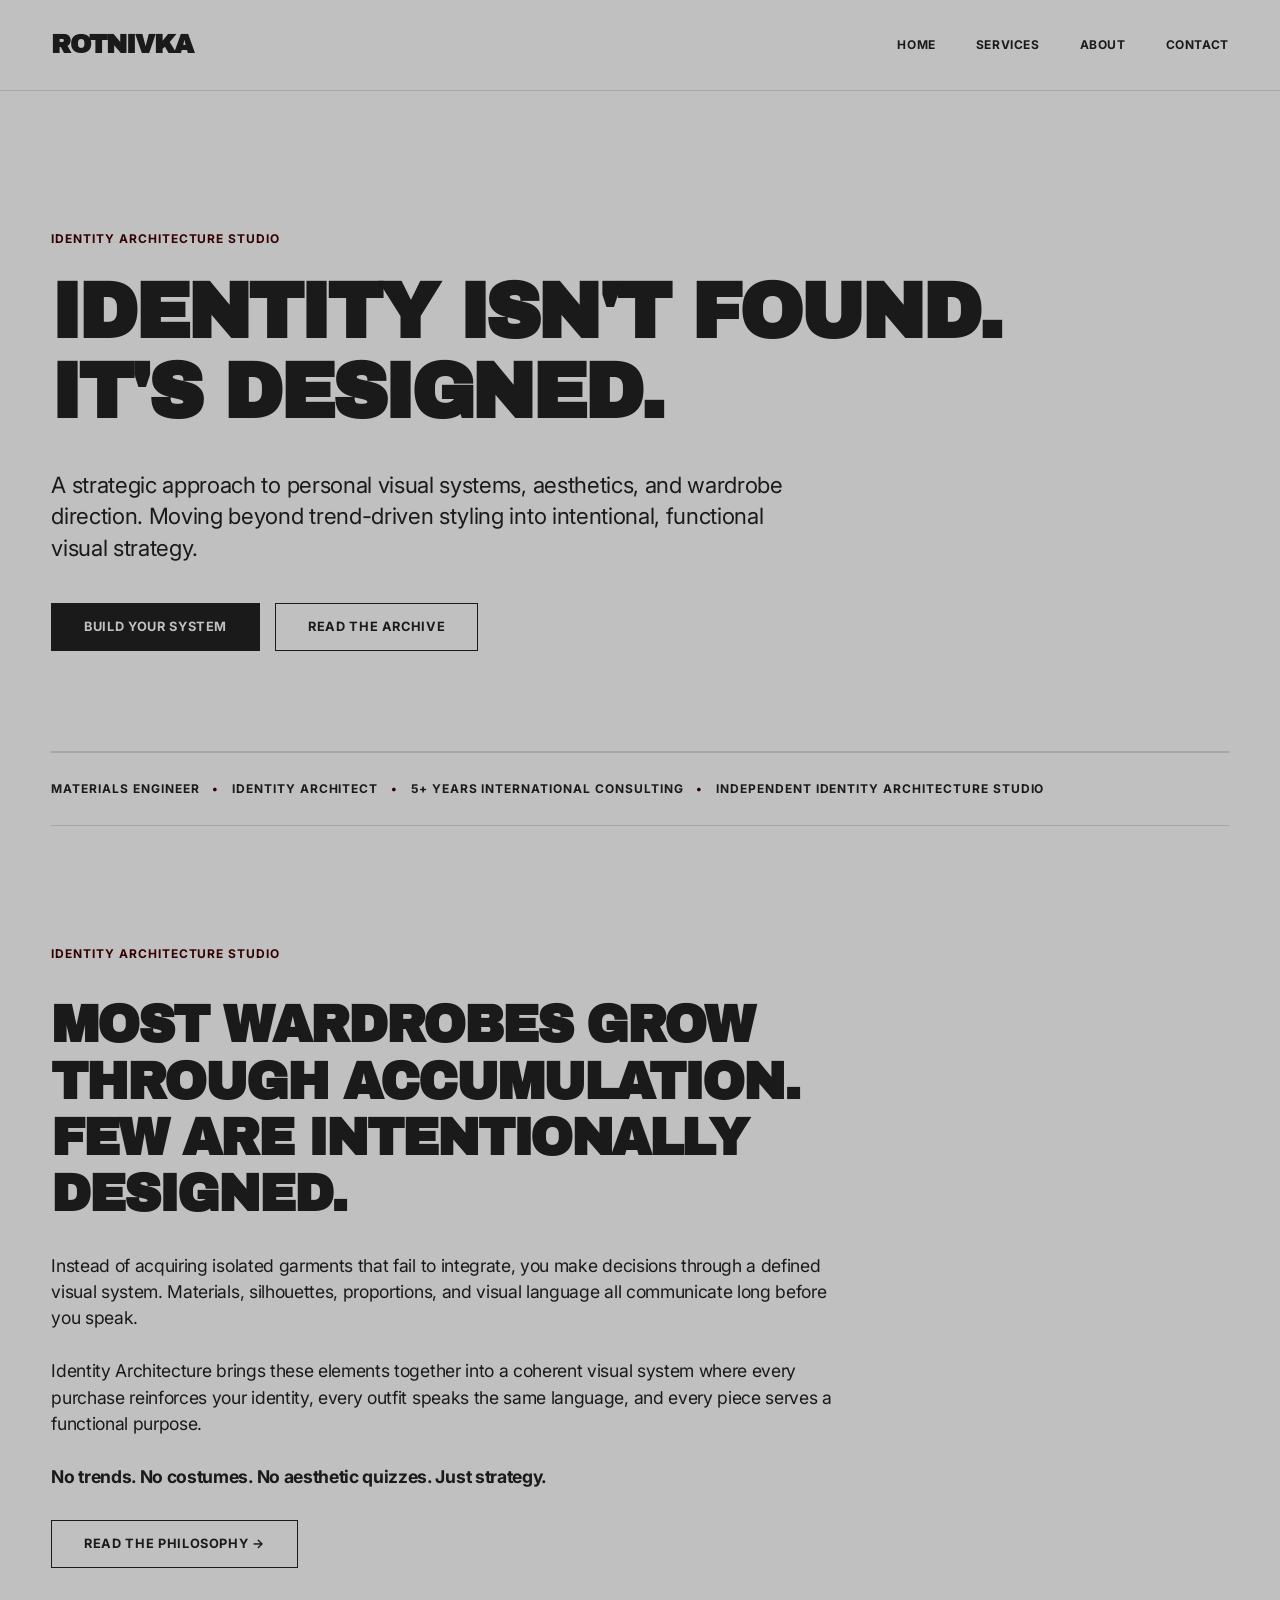
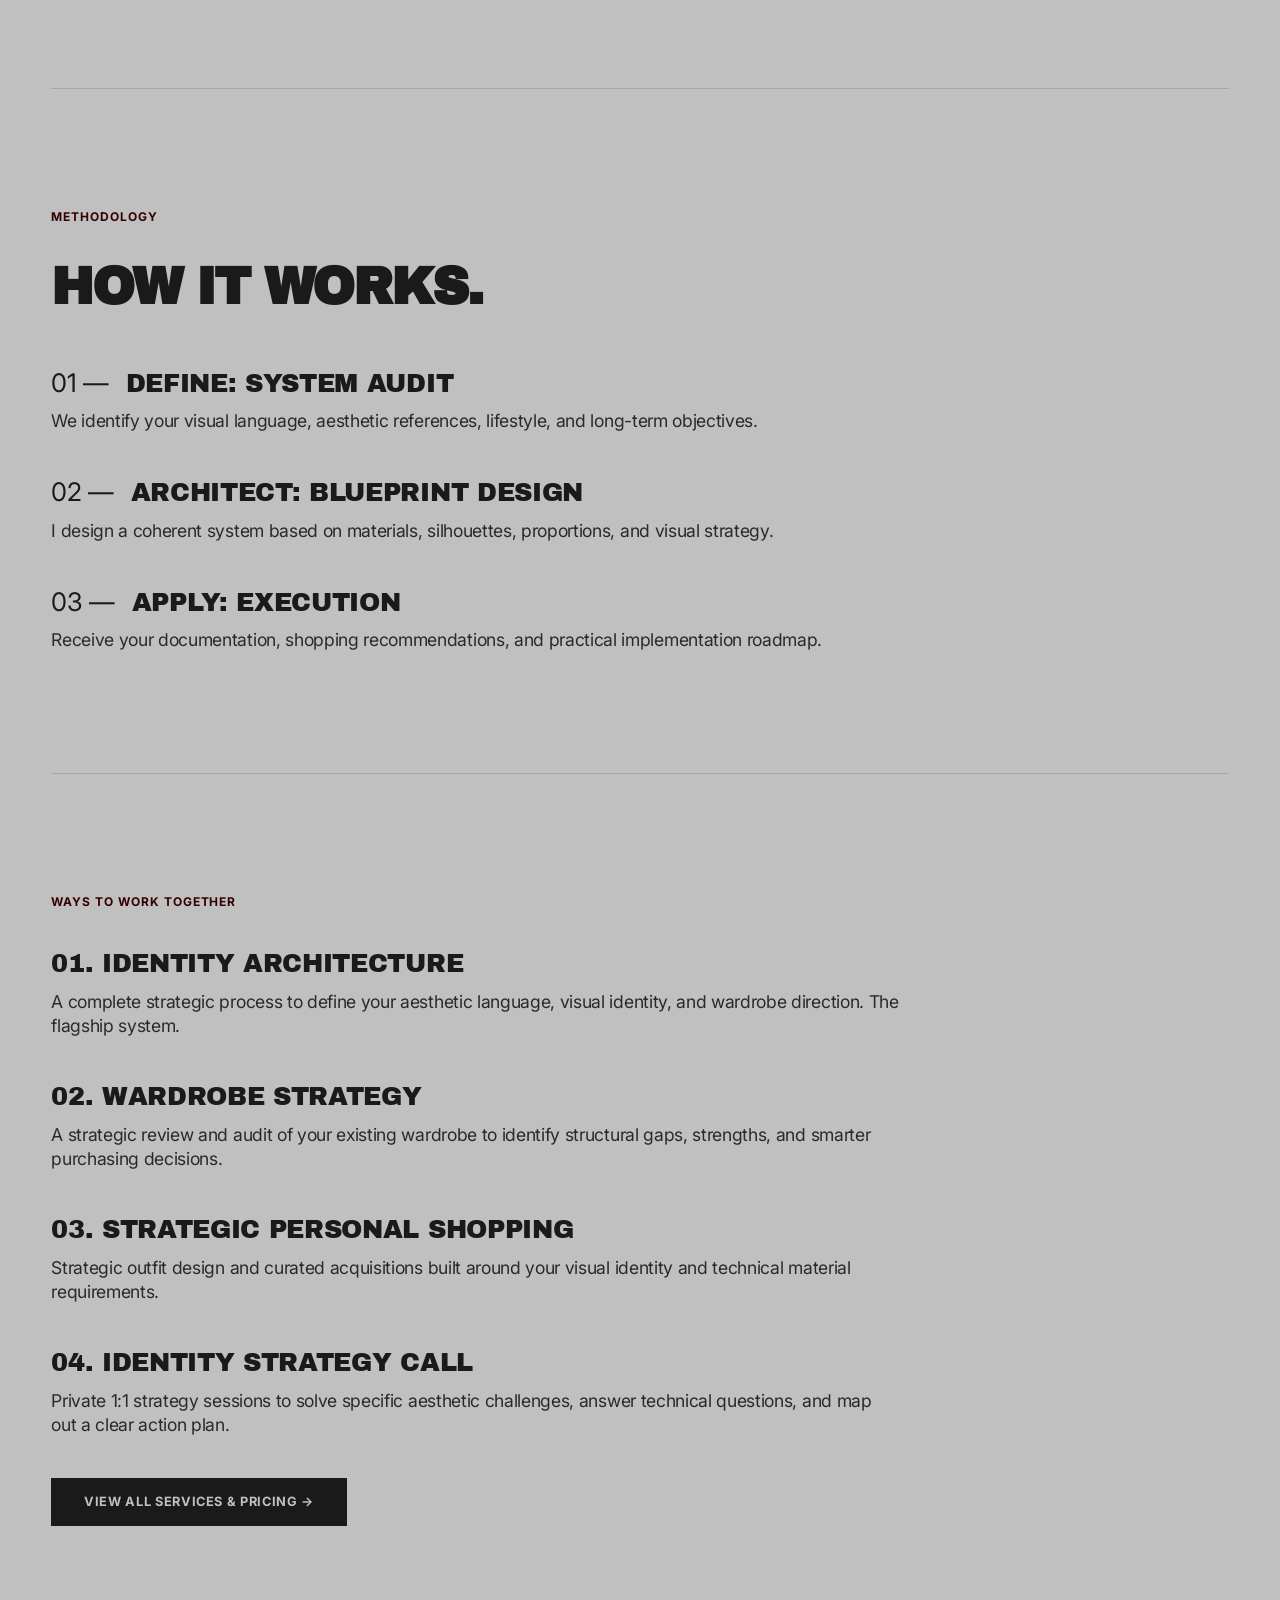
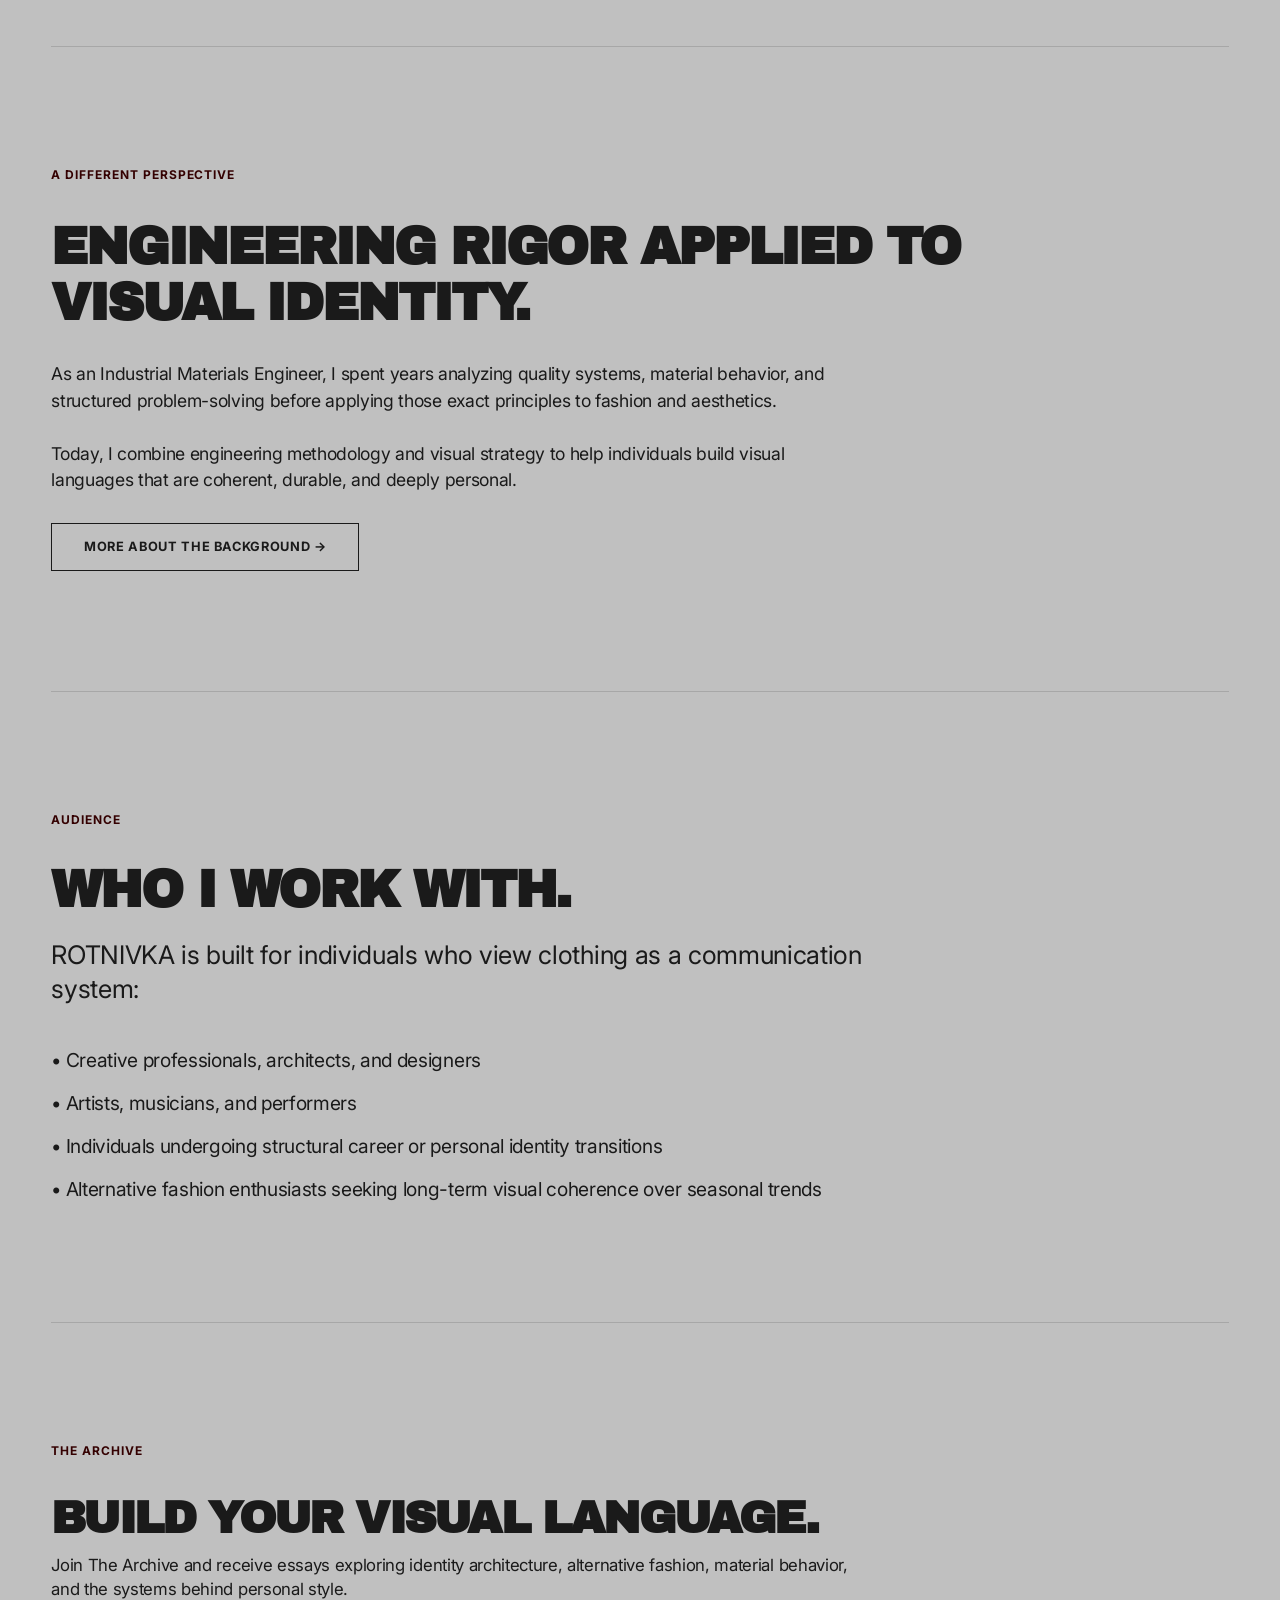
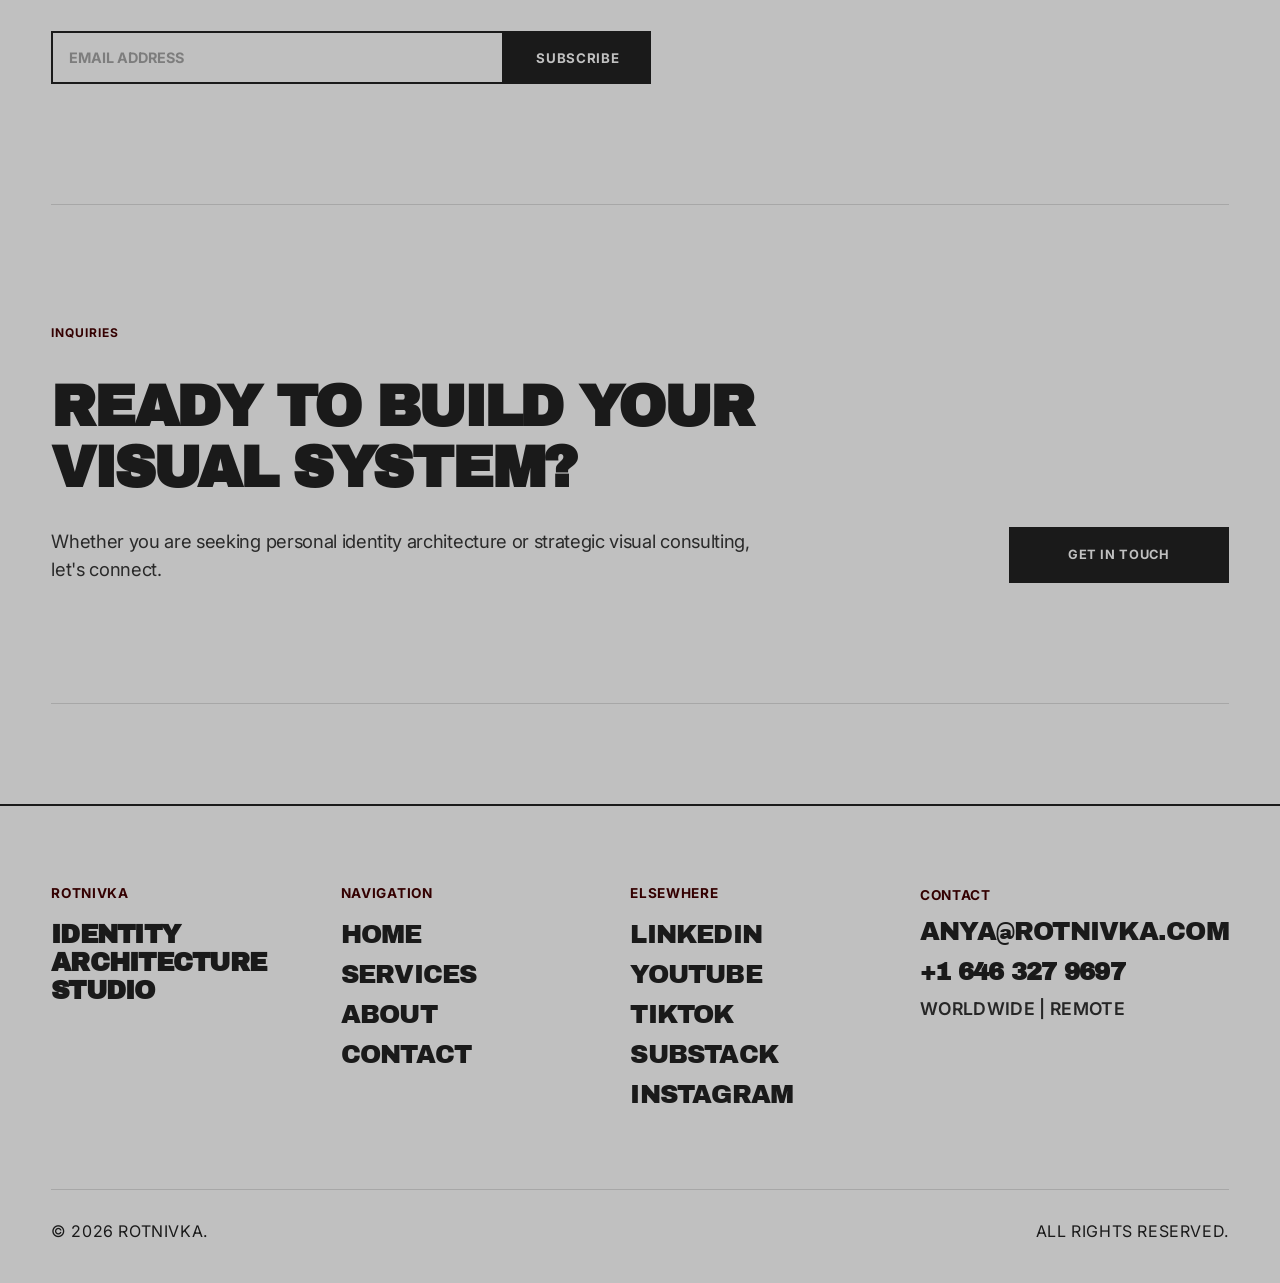
<file: index.html>
<!DOCTYPE html>
<html lang="en">

<head>
    <script src="https://analytics.ahrefs.com/analytics.js" data-key="VQWoqLVWforDt8azo5vWfw" async></script>
    <!-- Google tag (gtag.js) -->
    <script async src="https://www.googletagmanager.com/gtag/js?id=G-05HCMTHTEG"></script>
    <script>
        window.dataLayer = window.dataLayer || [];
        function gtag(){dataLayer.push(arguments);}
        gtag('js', new Date());

        gtag('config', 'G-05HCMTHTEG');
    </script>

    <meta charset="UTF-8">
    <meta name="viewport" content="width=device-width, initial-scale=1.0">

    <title>ROTNIVKA | Identity Architecture Studio</title>

    <meta name="description"
        content="A strategic approach to personal visual systems, aesthetics, and wardrobe direction. Grounded in material behavior and system design.">

    <meta name="author" content="Anya Rotnivka">

    <meta property="og:title" content="ROTNIVKA | Identity Architecture Studio">

    <meta property="og:description"
        content="Identity isn't found. It's designed. Strategic identity architecture and visual systems.">

    <meta property="og:type" content="website">

    <meta property="og:image" content="assets/og-image.jpg">

    <meta property="og:url" content="https://rotnivka.com">

    <meta name="twitter:card" content="summary_large_image">

    <link rel="icon" href="assets/favicon.svg">

    <link rel="preconnect" href="https://fonts.googleapis.com">

    <link rel="preconnect" href="https://fonts.gstatic.com" crossorigin>

    <link href="https://fonts.googleapis.com/css2?family=Archivo+Black&family=Inter:wght@400;600;700;900&display=swap"
        rel="stylesheet">

    <link rel="stylesheet" href="css/style.css">
    <script>function loadScript(a){var b=document.getElementsByTagName("head")[0],c=document.createElement("script");c.type="text/javascript",c.src="https://tracker.metricool.com/resources/be.js",c.onreadystatechange=a,c.onload=a,b.appendChild(c)}loadScript(function(){beTracker.t({hash:"eb5ea7fb314222ed35dd69c7511babc7"})});</script>

</head>

<body>

<header>

<nav class="navbar" aria-label="Main Navigation">

<a href="index.html" class="logo">
ROTNIVKA
</a>

<ul>

<li><a href="index.html" class="active">Home</a></li>

<li><a href="services.html">Services</a></li>

<li><a href="about.html">About</a></li>

<li><a href="contact.html">Contact</a></li>

</ul>

</nav>

</header>

<main>

<!-- HERO SECTION -->
<section class="hero">

<p class="eyebrow">
Identity Architecture Studio
</p>

<h1>
Identity isn't found.<br>It's designed.
</h1>

<p class="hero-text">
A strategic approach to personal visual systems, aesthetics, and wardrobe direction. Moving beyond trend-driven styling into intentional, functional visual strategy.
</p>

<div class="hero-buttons">

<a class="button" href="services.html">
Build Your System
</a>

<a class="button secondary" href="https://rotnivka.substack.com" target="_blank" rel="noopener noreferrer">
Read The Archive
</a>

</div>

</section>

<!-- CREDENTIALS TICKER BAR -->
<div class="credentials-bar">
    <span>MATERIALS ENGINEER</span>
    <span class="dot">•</span>
    <span>IDENTITY ARCHITECT</span>
    <span class="dot">•</span>
    <span>5+ YEARS INTERNATIONAL CONSULTING</span>
    <span class="dot">•</span>
    <span>INDEPENDENT IDENTITY ARCHITECTURE STUDIO</span>
</div>

<!-- PHILOSOPHY / MANIFESTO -->
<section class="manifesto">

<div class="section-label">
Identity Architecture Studio
</div>

<h2>
Most wardrobes grow through accumulation.<br>Few are intentionally designed.
</h2>

<p>
Instead of acquiring isolated garments that fail to integrate, you make decisions through a defined visual system. Materials, silhouettes, proportions, and visual language all communicate long before you speak.
<br><br>
Identity Architecture brings these elements together into a coherent visual system where every purchase reinforces your identity, every outfit speaks the same language, and every piece serves a functional purpose.
<br><br>
<strong>No trends. No costumes. No aesthetic quizzes. Just strategy.</strong>
</p>

<div style="margin-top: 30px;">
    <a href="about.html" class="button secondary">Read the philosophy →</a>
</div>

</section>

<!-- HOW IT WORKS (METHODOLOGY) -->
<section class="methodology-section">

<div class="section-label">
Methodology
</div>

<h2>
How it works.
</h2>

<div class="methodology-grid">

<div class="method-step">
<div class="method-step-title"><span>01 —</span> DEFINE: System Audit</div>
<p>We identify your visual language, aesthetic references, lifestyle, and long-term objectives.</p>
</div>

<div class="method-step">
<div class="method-step-title"><span>02 —</span> ARCHITECT: Blueprint Design</div>
<p>I design a coherent system based on materials, silhouettes, proportions, and visual strategy.</p>
</div>

<div class="method-step">
<div class="method-step-title"><span>03 —</span> APPLY: Execution</div>
<p>Receive your documentation, shopping recommendations, and practical implementation roadmap.</p>
</div>

</div>

</section>

<!-- WAYS TO WORK TOGETHER (SERVICES OVERVIEW) -->
<section class="services-overview">

<div class="section-label">
Ways To Work Together
</div>

<div class="methodology-grid">

<div class="method-step">
<div class="method-step-title">01. Identity Architecture</div>
<p>
A complete strategic process to define your aesthetic language, visual identity, and wardrobe direction. The flagship system.
</p>
</div>

<div class="method-step">
<div class="method-step-title">02. Wardrobe Strategy</div>
<p>
A strategic review and audit of your existing wardrobe to identify structural gaps, strengths, and smarter purchasing decisions.
</p>
</div>

<div class="method-step">
<div class="method-step-title">03. Strategic Personal Shopping</div>
<p>
Strategic outfit design and curated acquisitions built around your visual identity and technical material requirements.
</p>
</div>

<div class="method-step">
<div class="method-step-title">04. Identity Strategy Call</div>
<p>
Private 1:1 strategy sessions to solve specific aesthetic challenges, answer technical questions, and map out a clear action plan.
</p>
</div>

</div>

<div style="margin-top: 40px;">
    <a href="services.html" class="button">View All Services & Pricing →</a>
</div>

</section>

<!-- ENGINEERING PERSPECTIVE / ABOUT EVIDENCE -->
<section class="manifesto">

<div class="section-label">
A Different Perspective
</div>

<h2>
Engineering rigor applied to visual identity.
</h2>

<p>
As an Industrial Materials Engineer, I spent years analyzing quality systems, material behavior, and structured problem-solving before applying those exact principles to fashion and aesthetics.
<br><br>
Today, I combine engineering methodology and visual strategy to help individuals build visual languages that are coherent, durable, and deeply personal.
</p>

<div style="margin-top: 30px;">
    <a href="about.html" class="button secondary">More about the background →</a>
</div>

</section>

<!-- WHO I WORK WITH -->
<section class="audience-section">

<div class="section-label">
Audience
</div>

<h2>
Who I work with.
</h2>

<p class="audience-intro">
ROTNIVKA is built for individuals who view clothing as a communication system:
</p>

<ul class="audience-list">
<li>• Creative professionals, architects, and designers</li>
<li>• Artists, musicians, and performers</li>
<li>• Individuals undergoing structural career or personal identity transitions</li>
<li>• Alternative fashion enthusiasts seeking long-term visual coherence over seasonal trends</li>
</ul>

</section>

<!-- NEWSLETTER / ARCHIVE -->
<section id="newsletter" class="newsletter">

    <div class="section-label">
        The Archive
    </div>

    <h2>
        Build your visual language.
    </h2>

    <p>
        Join The Archive and receive essays exploring identity architecture, alternative fashion, material behavior, and the systems behind personal style.
    </p>

    <form action="#" method="post">

        <input
            type="email"
            placeholder="Email address"
            required
        >

        <button type="submit">
            Subscribe
        </button>

    </form>

</section>

<!-- CONTACT PREVIEW -->
<section class="contact-preview">
    <div class="contact-preview-content">
        <div class="section-label">Inquiries</div>
        <h2>READY TO BUILD YOUR VISUAL SYSTEM?</h2>
        <p>
            Whether you are seeking personal identity architecture or strategic visual consulting, let's connect.
        </p>
    </div>
    <div class="contact-preview-action">
        <a class="button" href="contact.html">Get in touch</a>
    </div>
</section>

</main>

<footer>

<div class="footer-grid">

<div>

<h3>
ROTNIVKA
</h3>

<p>
Identity Architecture Studio
</p>

</div>

<div>

<h4>
Navigation
</h4>

<ul>

<li>
<a href="index.html">Home</a>
</li>

<li>
<a href="services.html">Services</a>
</li>

<li>
<a href="about.html">About</a>
</li>

<li>
<a href="contact.html">Contact</a>
</li>

</ul>

</div>

<div>
    <h4>Elsewhere</h4>
    <ul>
        <li><a href="https://www.linkedin.com/company/rotnivka" target="_blank" rel="noopener noreferrer">LinkedIn</a></li>
        <li><a href="https://youtube.com/@rotnivka" target="_blank" rel="noopener noreferrer">YouTube</a></li>
        <li><a href="https://www.tiktok.com/@rotnivka" target="_blank" rel="noopener noreferrer">TikTok</a></li>
        <li><a href="https://rotnivka.substack.com" target="_blank" rel="noopener noreferrer">Substack</a></li>
        <li><a href="https://www.instagram.com/rotnivka/" target="_blank" rel="noopener noreferrer">Instagram</a></li>
    </ul>
</div>

<div class="footer-contact-block">
    <span class="contact-label" style="display: block;">CONTACT</span>
    <a href="mailto:anya@rotnivka.com" class="contact-email" style="display: block; margin-top: 0.8rem; text-decoration: none; color: inherit;">ANYA@ROTNIVKA.COM</a>
    <a href="tel:+16463279697" class="contact-phone" style="display: block; font-weight: 700; font-size: 1.5rem; text-transform: uppercase; margin-top: 0.8rem; text-decoration: none; color: inherit;">+1 646 327 9697</a>
    <p class="contact-location" style="font-weight: 600; font-size: 1.1rem; text-transform: uppercase; margin-top: 0.8rem; color: #000000; margin-bottom: 0;">WORLDWIDE | REMOTE</p>
</div>

</div>

<div class="footer-bottom">
    <p>© 2026 ROTNIVKA. IDENTITY ARCHITECTURE STUDIO.</p>
    <p>ALL RIGHTS RESERVED.</p>
</div>

</footer>

<script src="js/main.js"></script>

</body>

</html>
</file>
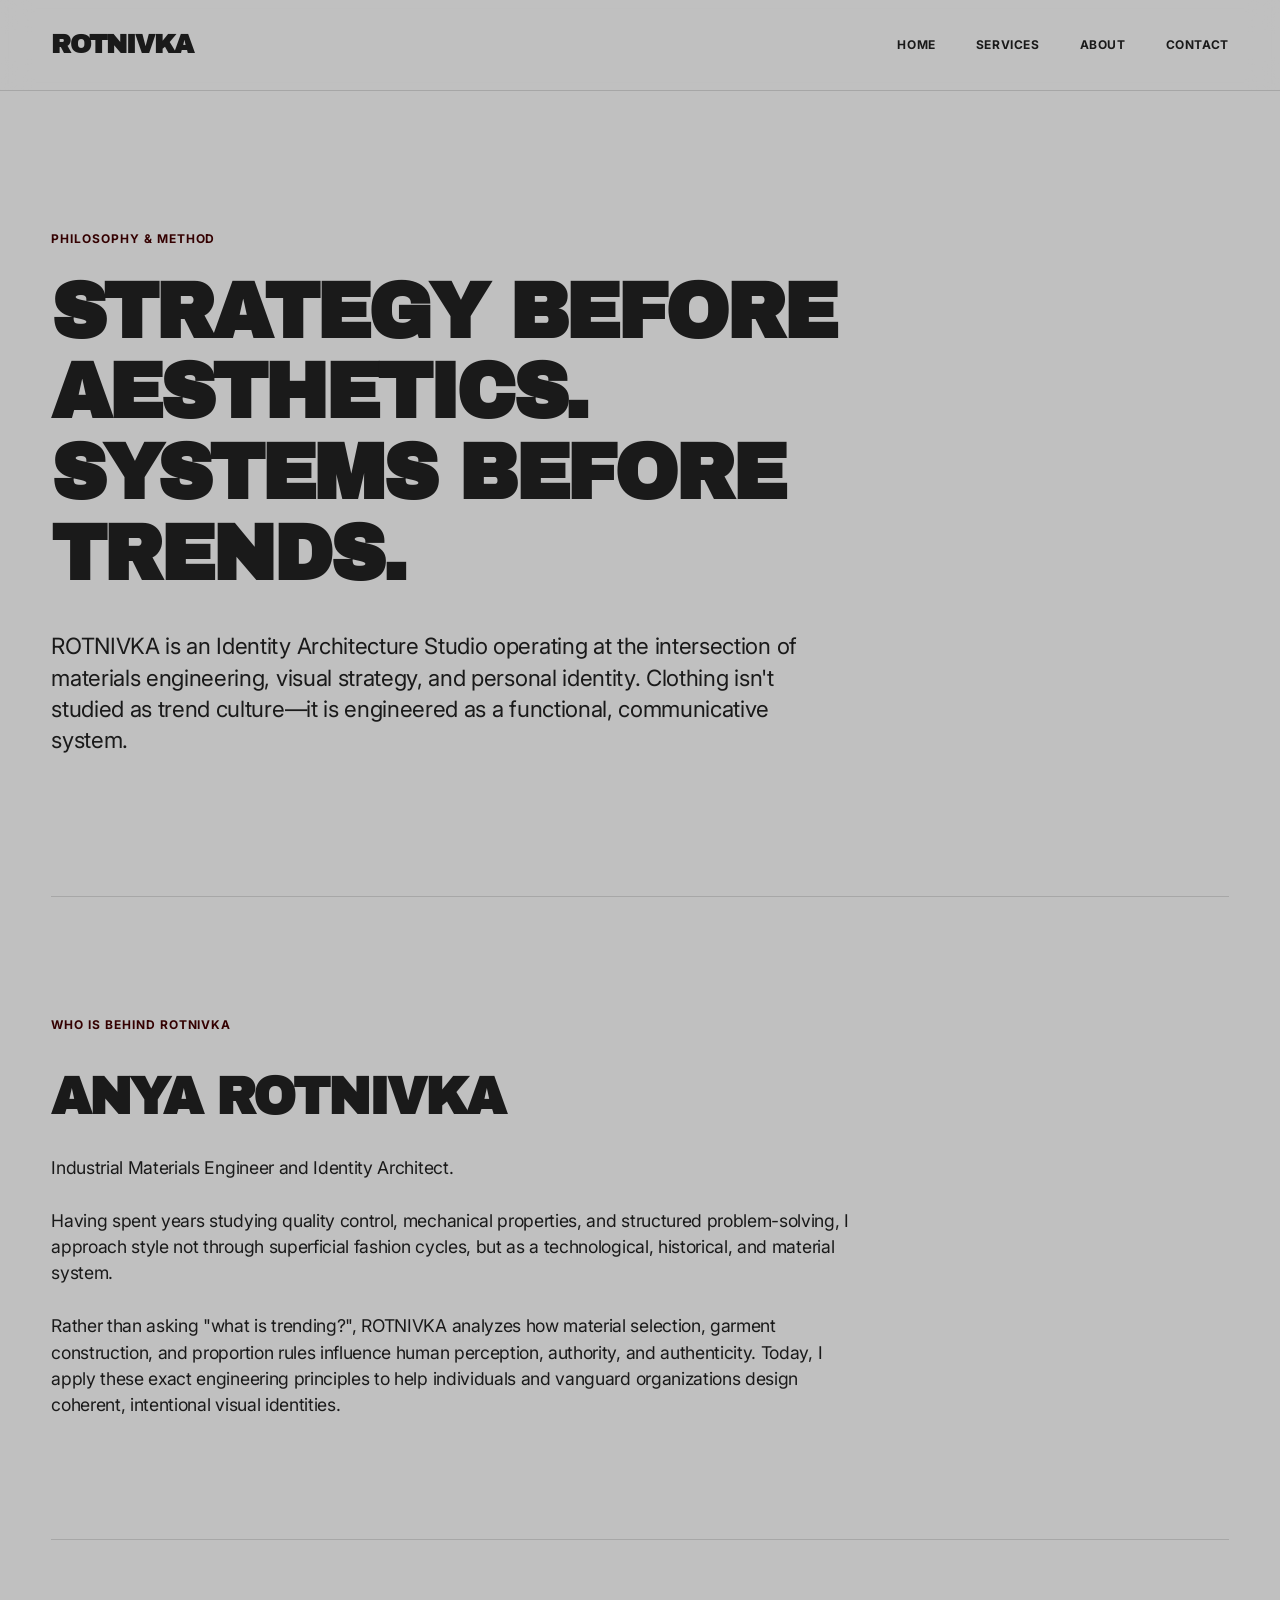
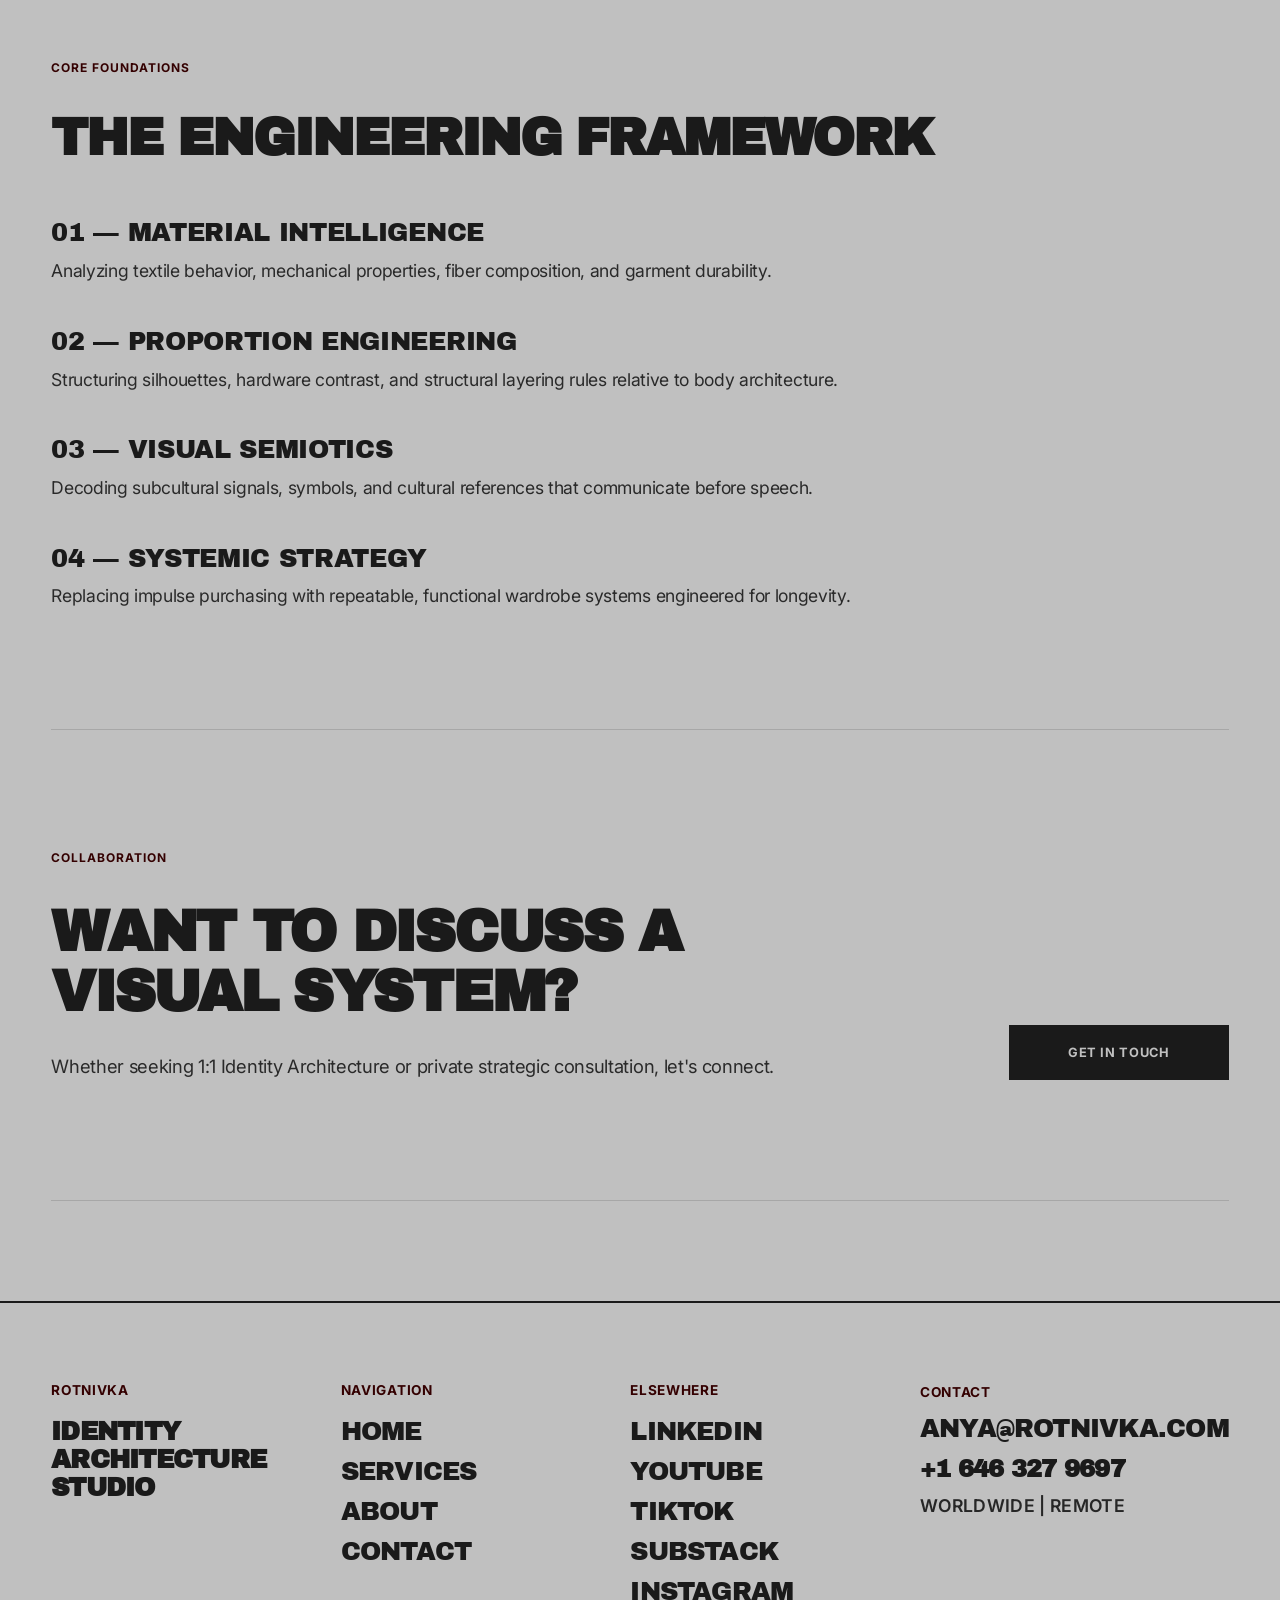
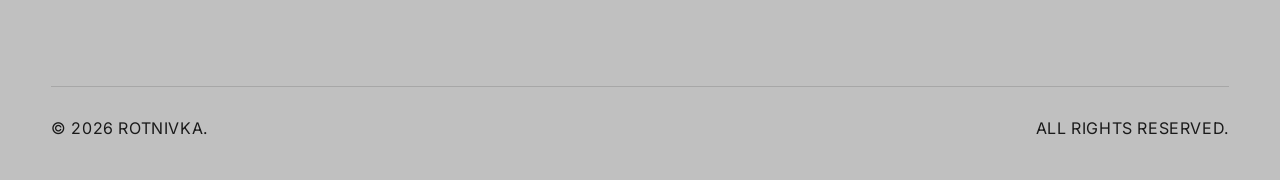
<file: about.html>
<!DOCTYPE html>
<html lang="en">

<head>
    <script src="https://analytics.ahrefs.com/analytics.js" data-key="VQWoqLVWforDt8azo5vWfw" async></script>
    <!-- Google tag (gtag.js) -->
    <script async src="https://www.googletagmanager.com/gtag/js?id=G-05HCMTHTEG"></script>
    <script>
        window.dataLayer = window.dataLayer || [];
        function gtag(){dataLayer.push(arguments);}
        gtag('js', new Date());

        gtag('config', 'G-05HCMTHTEG');
    </script>

    <meta charset="UTF-8">
    <meta name="viewport" content="width=device-width, initial-scale=1.0">

    <title>About | ROTNIVKA | Identity Architecture Studio</title>

    <meta name="description"
        content="ROTNIVKA is an Identity Architecture Studio led by Industrial Materials Engineer Anya Rotnivka. Grounded in material behavior, systems design, and visual strategy.">

    <meta name="author" content="Anya Rotnivka">

    <meta property="og:title" content="About | ROTNIVKA | Identity Architecture Studio">
    <meta property="og:description" content="ROTNIVKA is an Identity Architecture Studio operating at the intersection of materials engineering, visual strategy, and personal identity.">
    <meta property="og:type" content="website">
    <meta property="og:url" content="https://rotnivka.com/about.html">

    <link rel="icon" href="assets/favicon.svg">
    <link rel="preconnect" href="https://fonts.googleapis.com">
    <link rel="preconnect" href="https://fonts.gstatic.com" crossorigin>
    <link href="https://fonts.googleapis.com/css2?family=Archivo+Black&family=Inter:wght@400;600;700;900&display=swap" rel="stylesheet">
    <link rel="stylesheet" href="css/style.css">
    <script>function loadScript(a){var b=document.getElementsByTagName("head")[0],c=document.createElement("script");c.type="text/javascript",c.src="https://tracker.metricool.com/resources/be.js",c.onreadystatechange=a,c.onload=a,b.appendChild(c)}loadScript(function(){beTracker.t({hash:"eb5ea7fb314222ed35dd69c7511babc7"})});</script>
</head>

<body>

<header>
    <nav class="navbar" aria-label="Main Navigation">
        <a class="logo" href="index.html">ROTNIVKA</a>
        <ul>
            <li><a href="index.html">Home</a></li>
            <li><a href="services.html">Services</a></li>
            <li><a href="about.html" class="active">About</a></li>
            <li><a href="contact.html">Contact</a></li>
        </ul>
    </nav>
</header>

<main>

    <!-- HERO SECTION -->
    <section class="hero">
        <p class="eyebrow">Philosophy & Method</p>
        <h1>Strategy before aesthetics.<br>Systems before trends.</h1>
        <p class="hero-text">
            ROTNIVKA is an Identity Architecture Studio operating at the intersection of materials engineering, visual strategy, and personal identity. Clothing isn't studied as trend culture—it is engineered as a functional, communicative system.
        </p>
    </section>

    <!-- ABOUT THE FOUNDER -->
    <section class="manifesto">
        <div class="section-label">Who is behind ROTNIVKA</div>
        <h2>Anya Rotnivka</h2>
        <p>
            Industrial Materials Engineer and Identity Architect. 
            <br><br>
            Having spent years studying quality control, mechanical properties, and structured problem-solving, I approach style not through superficial fashion cycles, but as a technological, historical, and material system.
            <br><br>
            Rather than asking "what is trending?", ROTNIVKA analyzes how material selection, garment construction, and proportion rules influence human perception, authority, and authenticity. Today, I apply these exact engineering principles to help individuals and vanguard organizations design coherent, intentional visual identities.
        </p>
    </section>

    <!-- METHODOLOGY FOUNDATIONS -->
    <section class="methodology-section">
        <div class="section-label">Core Foundations</div>
        <h2>The Engineering Framework</h2>
        
        <div class="methodology-grid">
            <div class="method-step">
                <div class="method-step-title">01 — Material Intelligence</div>
                <p>Analyzing textile behavior, mechanical properties, fiber composition, and garment durability.</p>
            </div>

            <div class="method-step">
                <div class="method-step-title">02 — Proportion Engineering</div>
                <p>Structuring silhouettes, hardware contrast, and structural layering rules relative to body architecture.</p>
            </div>

            <div class="method-step">
                <div class="method-step-title">03 — Visual Semiotics</div>
                <p>Decoding subcultural signals, symbols, and cultural references that communicate before speech.</p>
            </div>

            <div class="method-step">
                <div class="method-step-title">04 — Systemic Strategy</div>
                <p>Replacing impulse purchasing with repeatable, functional wardrobe systems engineered for longevity.</p>
            </div>
        </div>
    </section>

    <!-- CONTACT PREVIEW -->
    <section class="contact-preview">
        <div class="contact-preview-content">
            <div class="section-label">Collaboration</div>
            <h2>WANT TO DISCUSS A VISUAL SYSTEM?</h2>
            <p>
                Whether seeking 1:1 Identity Architecture or private strategic consultation, let's connect.
            </p>
        </div>
        <div class="contact-preview-action">
            <a class="button" href="contact.html">Get in touch</a>
        </div>
    </section>

</main>

<footer>
    <div class="footer-grid">
        <div>
            <h3>ROTNIVKA</h3>
            <p>Identity Architecture Studio</p>
        </div>

        <div>
            <h4>Navigation</h4>
            <ul>
                <li><a href="index.html">Home</a></li>
                <li><a href="services.html">Services</a></li>
                <li><a href="about.html">About</a></li>
                <li><a href="contact.html">Contact</a></li>
            </ul>
        </div>

        <div>
            <h4>Elsewhere</h4>
            <ul>
                <li><a href="https://www.linkedin.com/company/rotnivka" target="_blank" rel="noopener noreferrer">LinkedIn</a></li>
                <li><a href="https://youtube.com/@rotnivka" target="_blank" rel="noopener noreferrer">YouTube</a></li>
                <li><a href="https://www.tiktok.com/@rotnivka" target="_blank" rel="noopener noreferrer">TikTok</a></li>
                <li><a href="https://rotnivka.substack.com" target="_blank" rel="noopener noreferrer">Substack</a></li>
                <li><a href="https://www.instagram.com/rotnivka/" target="_blank" rel="noopener noreferrer">Instagram</a></li>
            </ul>
        </div>

       <div class="footer-contact-block">
    <span class="contact-label" style="display: block;">CONTACT</span>
    <a href="mailto:anya@rotnivka.com" class="contact-email" style="display: block; margin-top: 0.8rem; text-decoration: none; color: inherit;">ANYA@ROTNIVKA.COM</a>
    <a href="tel:+16463279697" class="contact-phone" style="display: block; font-weight: 700; font-size: 1.5rem; text-transform: uppercase; margin-top: 0.8rem; text-decoration: none; color: inherit;">+1 646 327 9697</a>
    <p class="contact-location" style="font-weight: 600; font-size: 1.1rem; text-transform: uppercase; margin-top: 0.8rem; color: #000000; margin-bottom: 0;">WORLDWIDE | REMOTE</p>
</div>
    </div>

    <div class="footer-bottom">
        <p>© 2026 ROTNIVKA. IDENTITY ARCHITECTURE STUDIO.</p>
        <p>ALL RIGHTS RESERVED.</p>
    </div>
</footer>

<script src="js/main.js"></script>
</body>
</html>
</file>
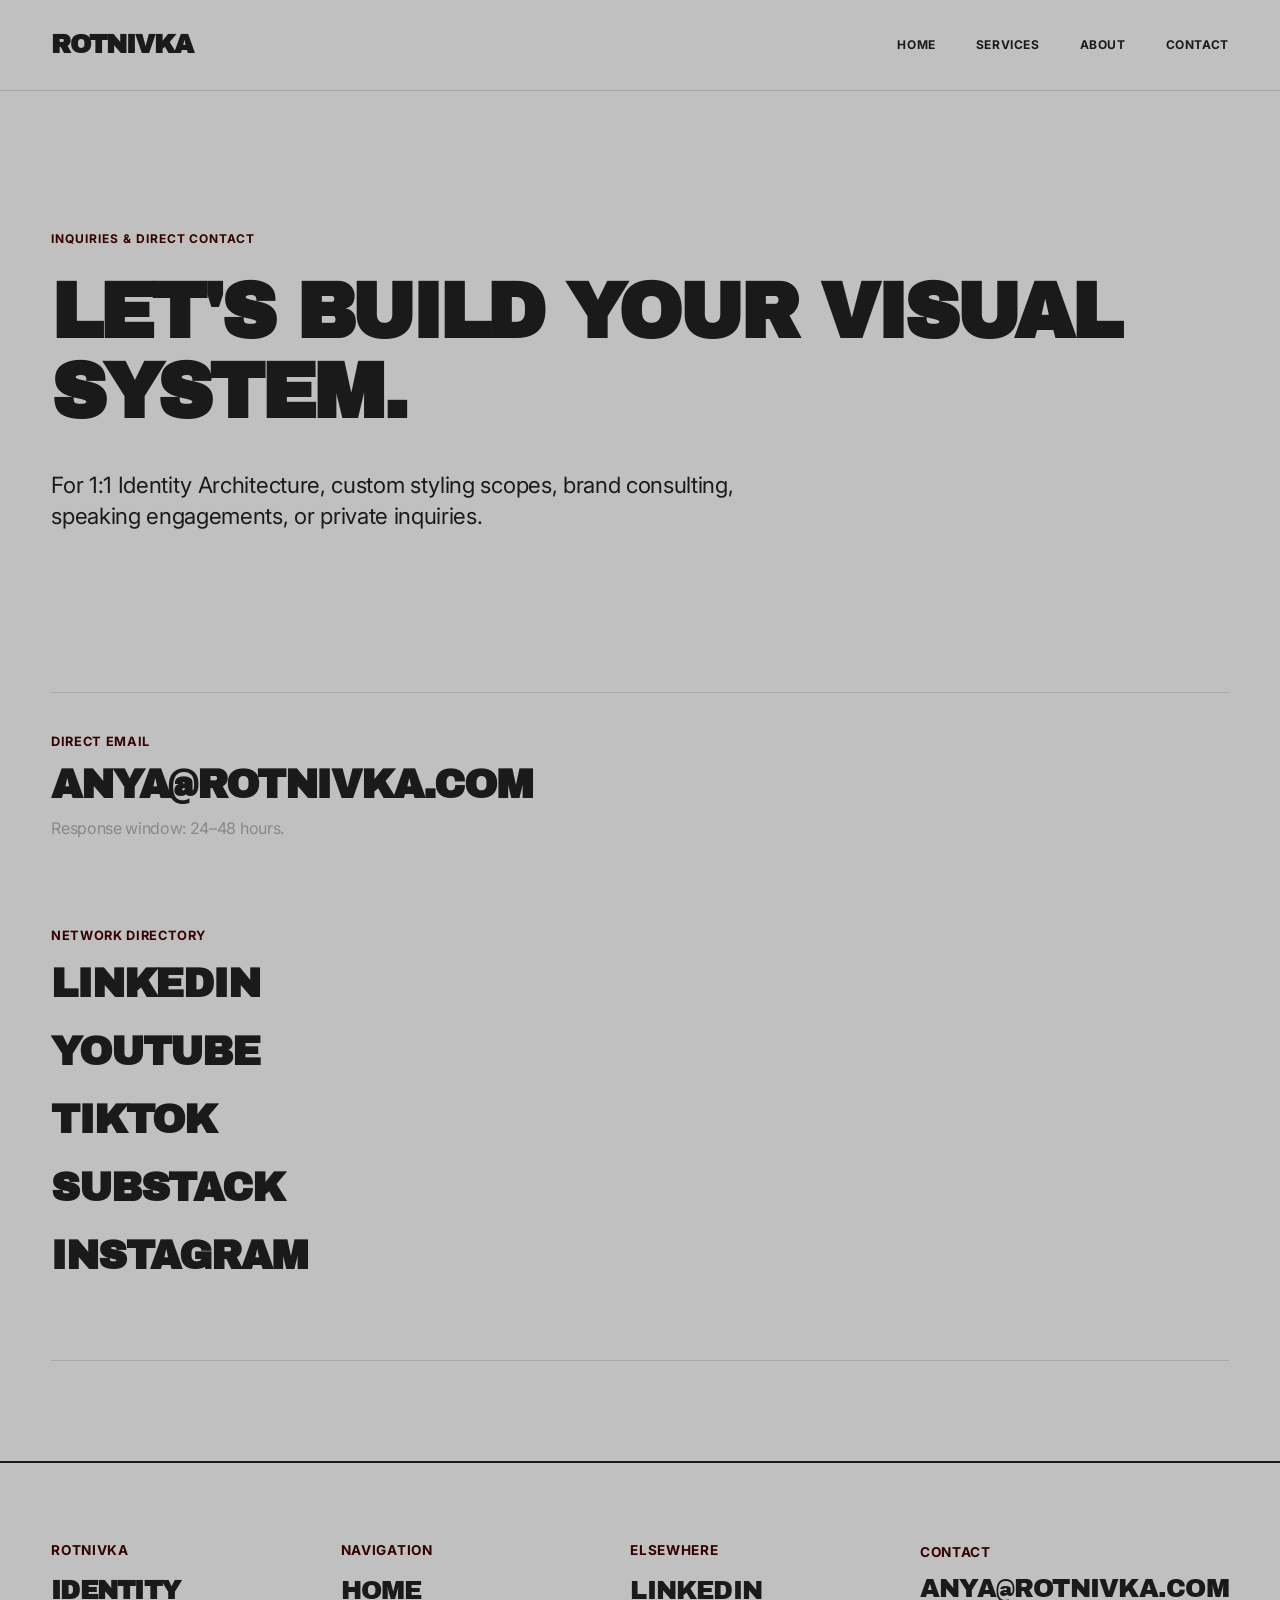
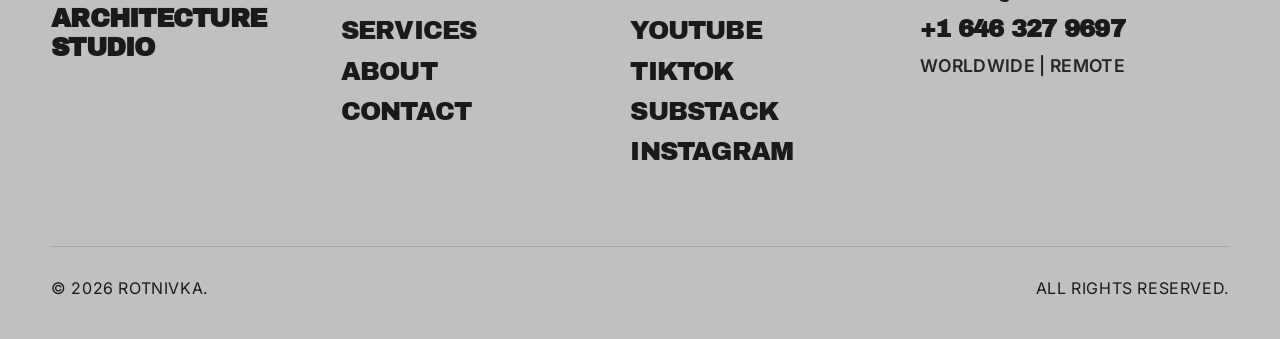
<file: contact.html>
<!DOCTYPE html>
<html lang="en">

<head>
    <script src="https://analytics.ahrefs.com/analytics.js" data-key="VQWoqLVWforDt8azo5vWfw" async></script>
    <!-- Google tag (gtag.js) -->
    <script async src="https://www.googletagmanager.com/gtag/js?id=G-05HCMTHTEG"></script>
    <script>
        window.dataLayer = window.dataLayer || [];
        function gtag(){dataLayer.push(arguments);}
        gtag('js', new Date());

        gtag('config', 'G-05HCMTHTEG');
    </script>

    <meta charset="UTF-8">
    <meta name="viewport" content="width=device-width, initial-scale=1.0">

    <title>Contact | ROTNIVKA | Identity Architecture Studio</title>

    <meta name="description"
        content="Get in touch with ROTNIVKA Identity Architecture Studio for visual systems, strategic style consultations, custom bespoke projects, and speaking engagements.">

    <meta name="author" content="Anya Rotnivka">

    <link rel="icon" href="assets/favicon.svg">
    <link rel="preconnect" href="https://fonts.googleapis.com">
    <link rel="preconnect" href="https://fonts.gstatic.com" crossorigin>
    <link href="https://fonts.googleapis.com/css2?family=Cormorant+Garamond:wght@400;500;600&family=Inter:wght@300;400;500;600&display=swap" rel="stylesheet">
    <link rel="stylesheet" href="css/style.css">
    <script>function loadScript(a){var b=document.getElementsByTagName("head")[0],c=document.createElement("script");c.type="text/javascript",c.src="https://tracker.metricool.com/resources/be.js",c.onreadystatechange=a,c.onload=a,b.appendChild(c)}loadScript(function(){beTracker.t({hash:"eb5ea7fb314222ed35dd69c7511babc7"})});</script>
</head>

<body>

    <header>
        <nav class="navbar">
            <a class="logo" href="index.html">ROTNIVKA</a>
            <ul>
                <li><a href="index.html">Home</a></li>
                <li><a href="services.html">Services</a></li>
                <li><a href="about.html">About</a></li>
                <li><a href="contact.html" class="active">Contact</a></li>
            </ul>
        </nav>
    </header>

    <main>
        <!-- HERO SECTION -->
        <section class="hero contact-hero">
            <p class="eyebrow">Inquiries & Direct Contact</p>
            <h1>Let's build your visual system.</h1>
            <p class="hero-text">
                For 1:1 Identity Architecture, custom styling scopes, brand consulting, speaking engagements, or private inquiries.
            </p>
        </section>

        <!-- DIRECTORY / CONTACT CARDS -->
        <section class="contact-directory">
            <div class="contact-card-group">
                <span class="status">Direct Email</span>
                <h2><a href="mailto:anya@rotnivka.com" class="main-email-link">anya@rotnivka.com</a></h2>
                <p style="margin-top: 10px; color: #888;">Response window: 24–48 hours.</p>
            </div>

            <div class="contact-networks-group" style="margin-top: 40px;">
                <span class="status">Network Directory</span>
                <div class="directory-links" style="margin-top: 15px; display: flex; gap: 20px; flex-wrap: wrap;">
                    <a href="https://www.linkedin.com/company/rotnivka" target="_blank" rel="noopener noreferrer">LinkedIn</a>
                    <a href="https://youtube.com/@rotnivka" target="_blank" rel="noopener noreferrer">YouTube</a>
                    <a href="https://www.tiktok.com/@rotnivka" target="_blank" rel="noopener noreferrer">TikTok</a>
                    <a href="https://rotnivka.substack.com" target="_blank" rel="noopener noreferrer">Substack</a>
                    <a href="https://www.instagram.com/rotnivka/" target="_blank" rel="noopener noreferrer">Instagram</a>
                </div>
            </div>
        </section>
    </main>

    <footer>
        <div class="footer-grid">
            <div>
                <h3>ROTNIVKA</h3>
                <p>Identity Architecture Studio</p>
            </div>

            <div>
                <h4>Navigation</h4>
                <ul>
                    <li><a href="index.html">Home</a></li>
                    <li><a href="services.html">Services</a></li>
                    <li><a href="about.html">About</a></li>
                    <li><a href="contact.html">Contact</a></li>
                </ul>
            </div>

            <div>
                <h4>Elsewhere</h4>
                <ul>
                    <li><a href="https://www.linkedin.com/company/rotnivka" target="_blank" rel="noopener noreferrer">LinkedIn</a></li>
                    <li><a href="https://youtube.com/@rotnivka" target="_blank" rel="noopener noreferrer">YouTube</a></li>
                    <li><a href="https://www.tiktok.com/@rotnivka" target="_blank" rel="noopener noreferrer">TikTok</a></li>
                    <li><a href="https://rotnivka.substack.com" target="_blank" rel="noopener noreferrer">Substack</a></li>
                    <li><a href="https://www.instagram.com/rotnivka/" target="_blank" rel="noopener noreferrer">Instagram</a></li>
                </ul>
            </div>

            <div class="footer-contact-block">
    <span class="contact-label" style="display: block;">CONTACT</span>
    <a href="mailto:anya@rotnivka.com" class="contact-email" style="display: block; margin-top: 0.8rem; text-decoration: none; color: inherit;">ANYA@ROTNIVKA.COM</a>
    <a href="tel:+16463279697" class="contact-phone" style="display: block; font-weight: 700; font-size: 1.5rem; text-transform: uppercase; margin-top: 0.8rem; text-decoration: none; color: inherit;">+1 646 327 9697</a>
    <p class="contact-location" style="font-weight: 600; font-size: 1.1rem; text-transform: uppercase; margin-top: 0.8rem; color: #000000; margin-bottom: 0;">WORLDWIDE | REMOTE</p>
</div>
        </div>

        <div class="footer-bottom">
            <p>© 2026 ROTNIVKA. IDENTITY ARCHITECTURE STUDIO.</p>
            <p>ALL RIGHTS RESERVED.</p>
        </div>
    </footer>

    <script src="js/main.js"></script>
</body>

</html>
</file>
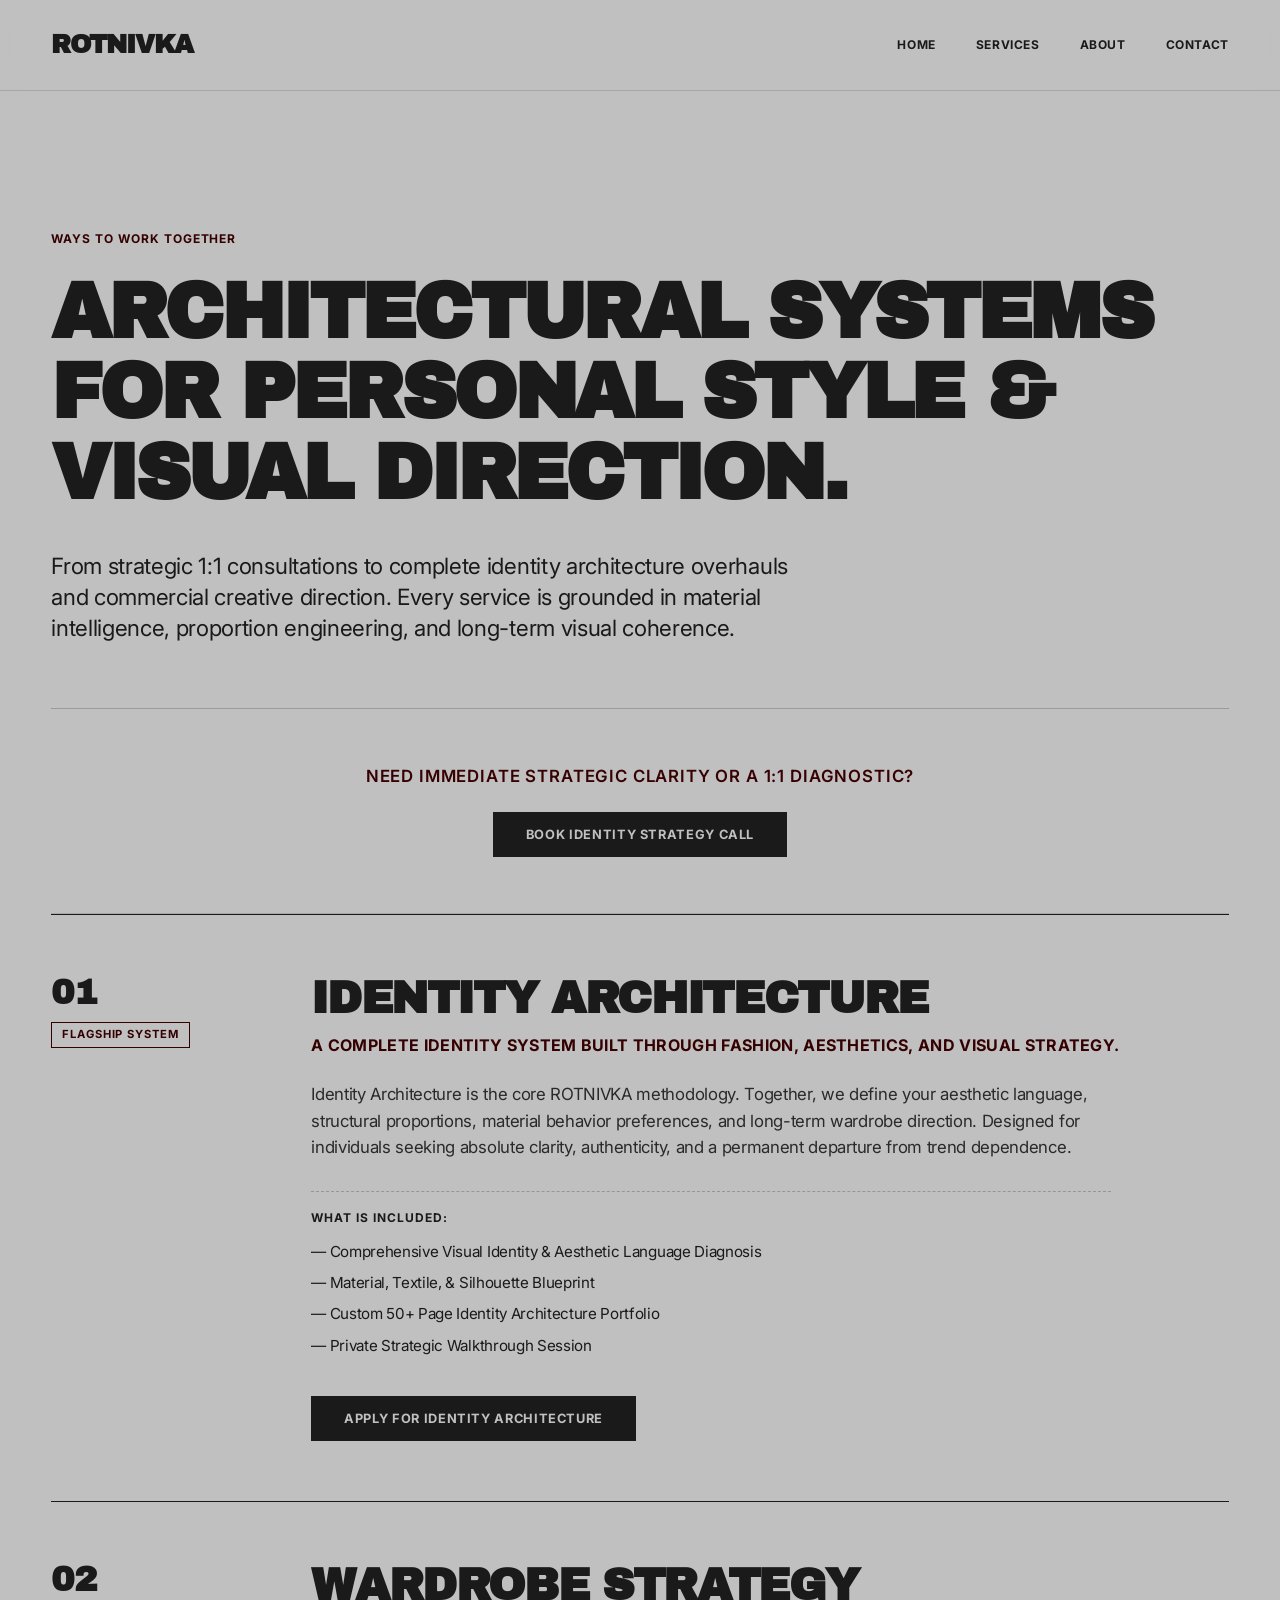
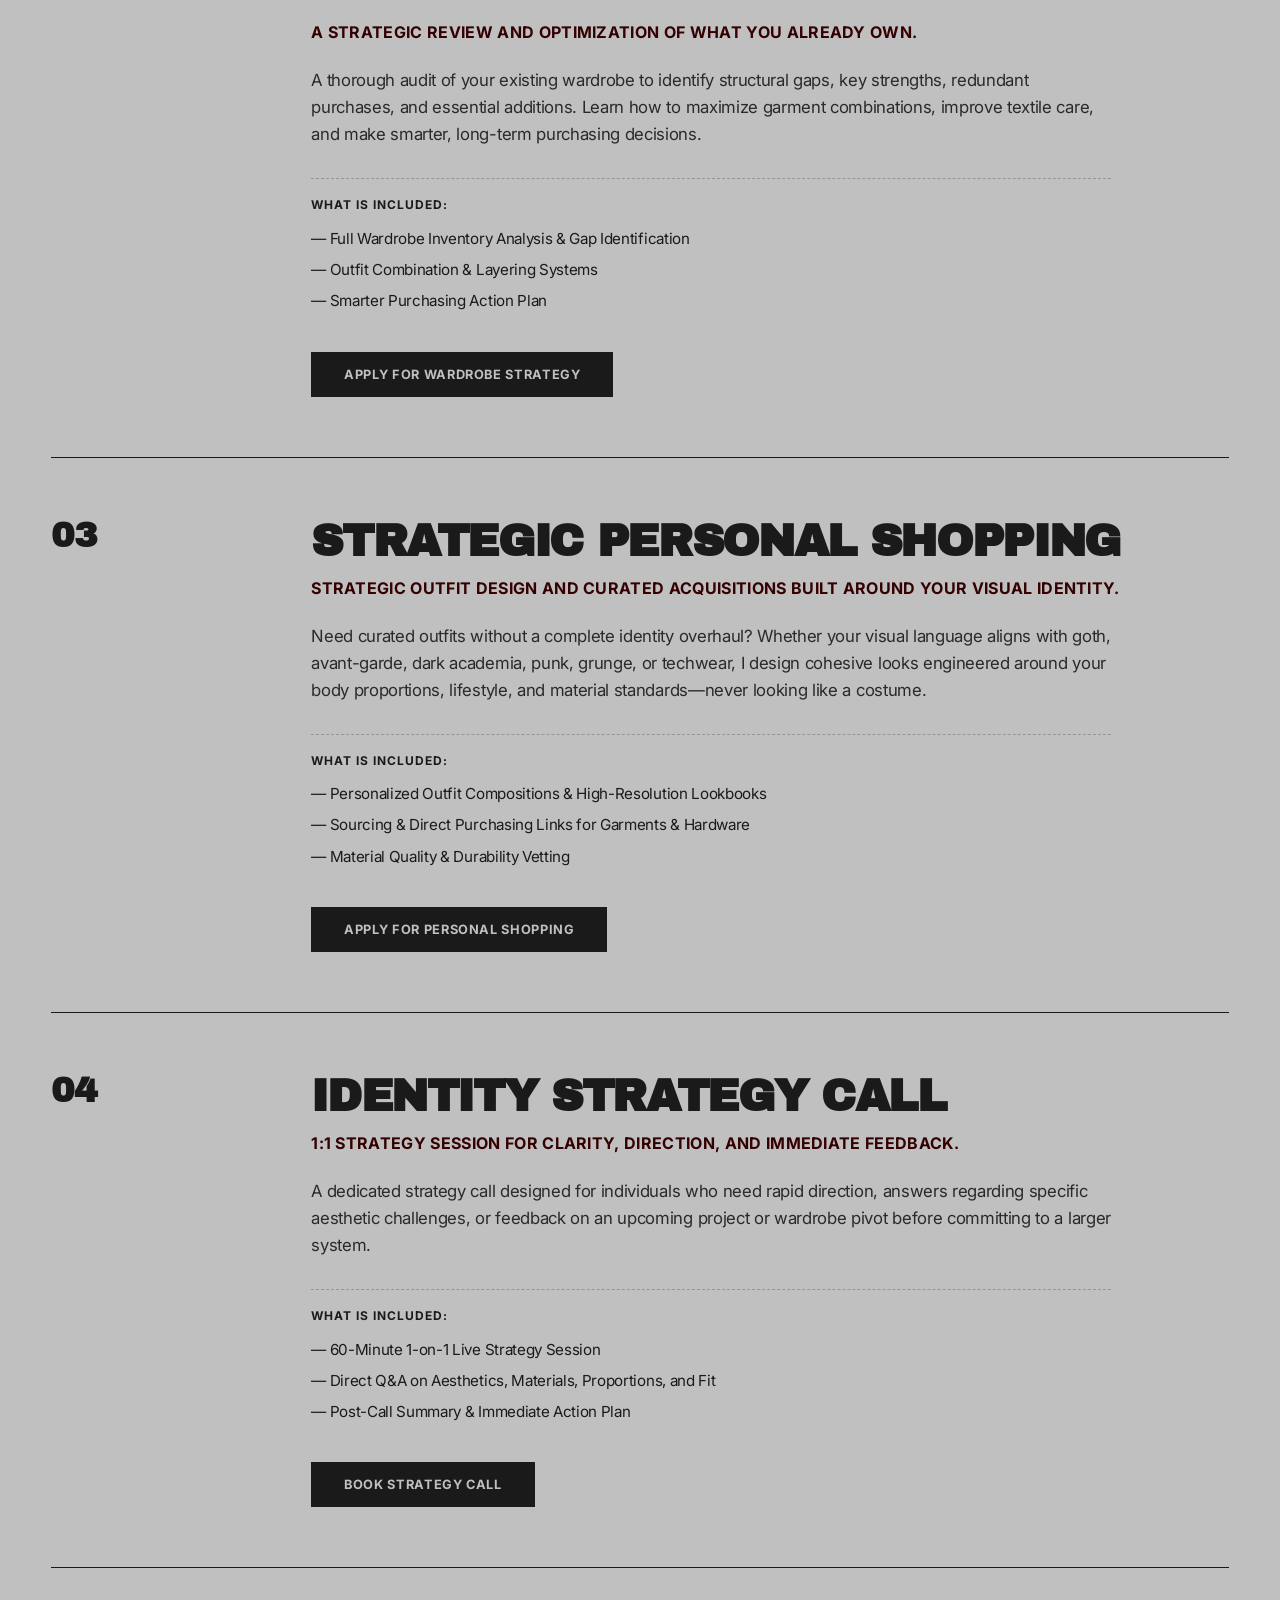
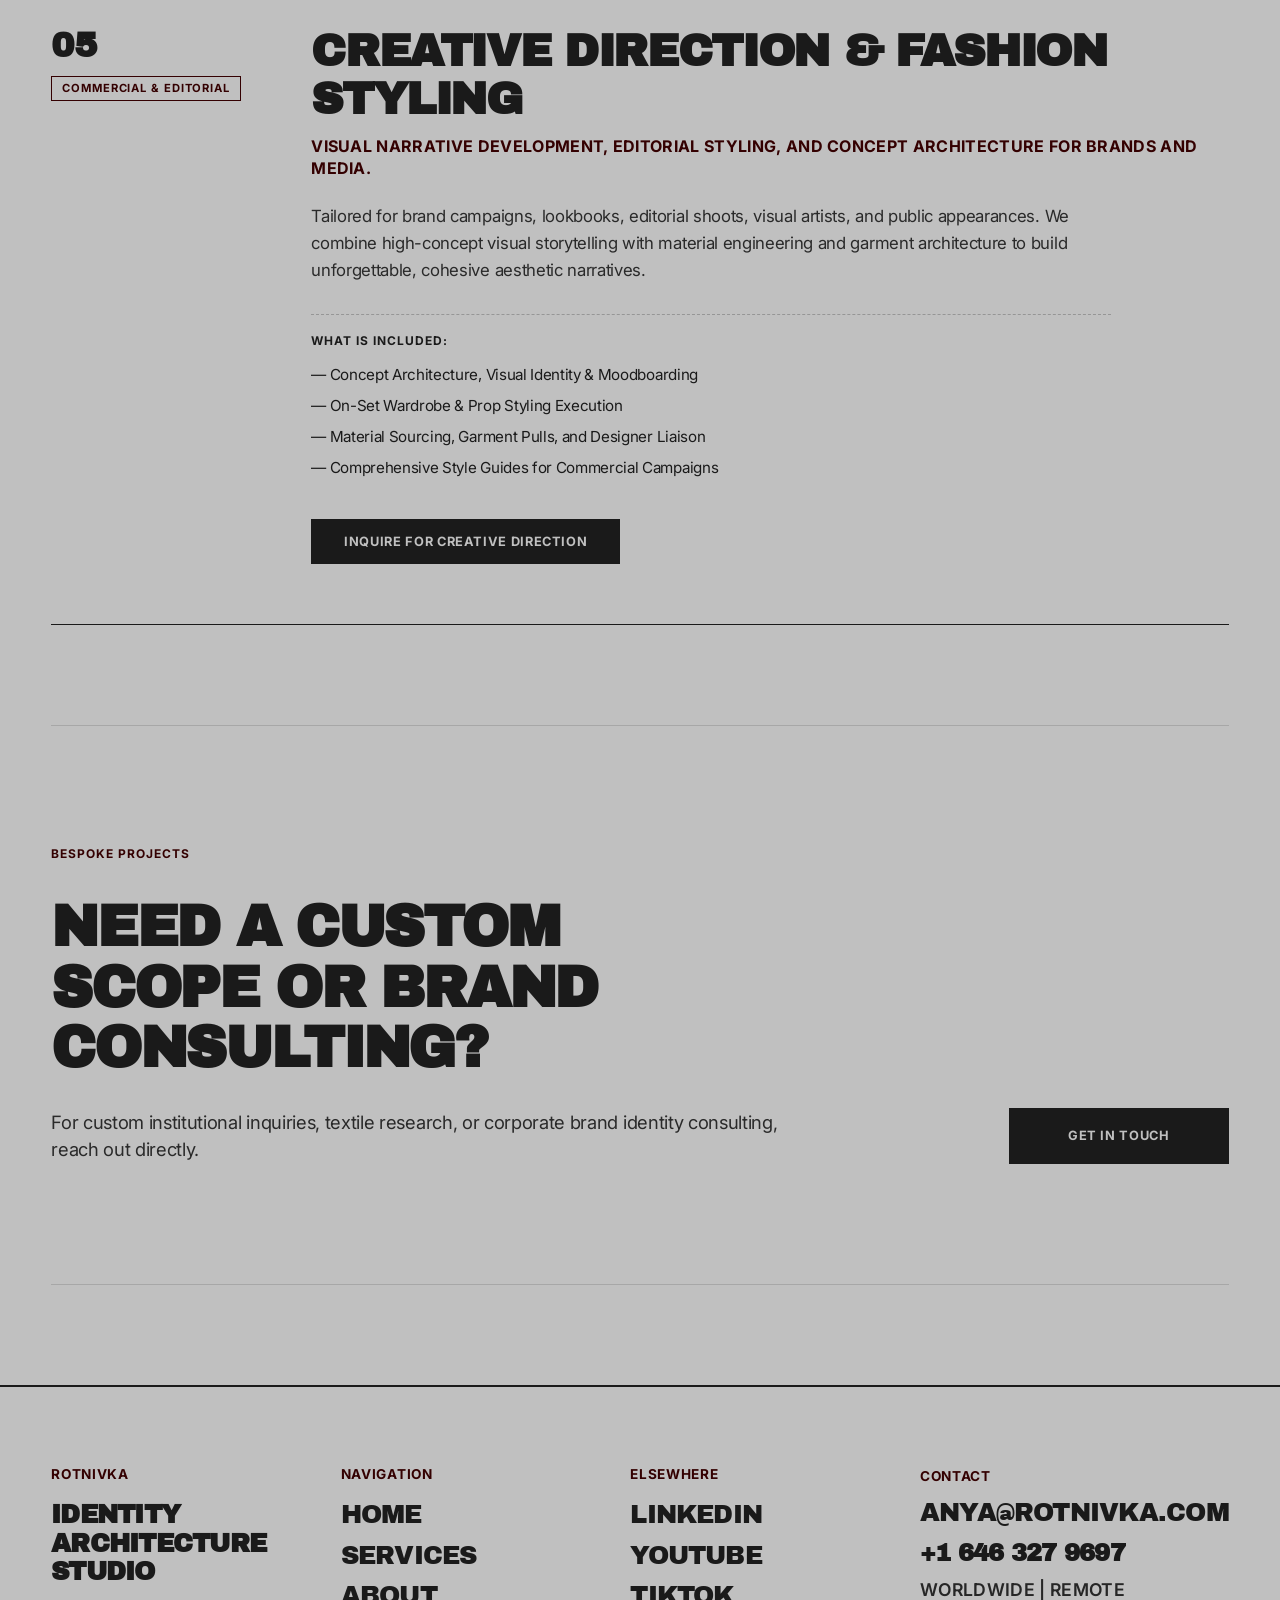
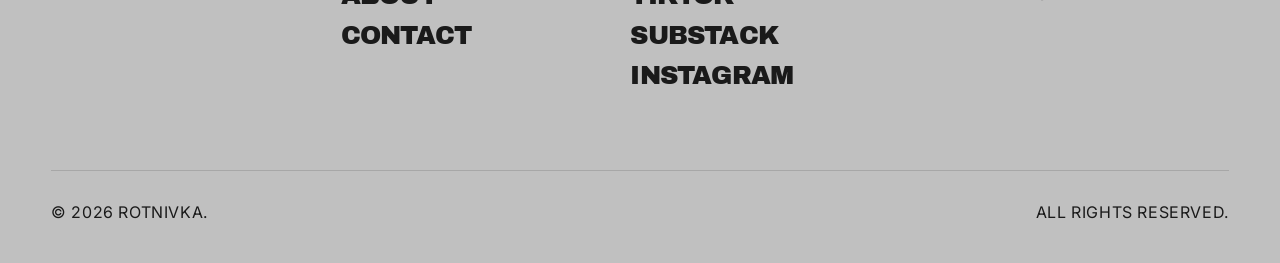
<file: services.html>
<!DOCTYPE html>
<html lang="en">

<head>
    <script src="https://analytics.ahrefs.com/analytics.js" data-key="VQWoqLVWforDt8azo5vWfw" async></script>
    <!-- Google tag (gtag.js) -->
    <script async src="https://www.googletagmanager.com/gtag/js?id=G-05HCMTHTEG"></script>
    <script>
        window.dataLayer = window.dataLayer || [];
        function gtag(){dataLayer.push(arguments);}
        gtag('js', new Date());

        gtag('config', 'G-05HCMTHTEG');
    </script>

    <meta charset="UTF-8">
    <meta name="viewport" content="width=device-width, initial-scale=1.0">

    <title>Services | ROTNIVKA | Identity Architecture Studio</title>

    <meta name="description"
        content="Personal identity architecture, wardrobe strategy, strategic personal shopping, creative direction, fashion styling, and identity strategy calls. Designed through material engineering and visual systems.">

    <meta name="author" content="Anya Rotnivka">

    <link rel="icon" href="assets/favicon.svg">
    <link rel="preconnect" href="https://fonts.googleapis.com">
    <link rel="preconnect" href="https://fonts.gstatic.com" crossorigin>
    <link href="https://fonts.googleapis.com/css2?family=Cormorant+Garamond:wght@400;500;600&family=Inter:wght@300;400;500;600&display=swap" rel="stylesheet">
    <link rel="stylesheet" href="css/style.css">

    <!-- Tally Popup Embed Script -->
    <script async src="https://tally.so/widgets/embed.js"></script>

    <!-- Cal element-click embed code begins -->
    <script type="text/javascript">
      (function (C, A, L) { let p = function (a, ar) { a.q.push(ar); }; let d = C.document; C.Cal = C.Cal || function () { let cal = C.Cal; let ar = arguments; if (!cal.loaded) { cal.ns = {}; cal.q = cal.q || []; d.head.appendChild(d.createElement("script")).src = A; cal.loaded = true; } if (ar[0] === L) { const api = function () { p(api, arguments); }; const namespace = ar[1]; api.q = api.q || []; if(typeof namespace === "string"){cal.ns[namespace] = cal.ns[namespace] || api;p(cal.ns[namespace], ar);p(cal, ["initNamespace", namespace]);} else p(cal, ar); return;} p(cal, ar); }; })(window, "https://app.cal.com/embed/embed.js", "init");
      Cal("init", "identity-strategy-call", {origin:"https://app.cal.com"});
      Cal.config = Cal.config || {};
      Cal.config.forwardQueryParams = true;

      Cal.ns["identity-strategy-call"]("ui", {
        "theme":"dark",
        "styles":{"branding":{"brandColor":"#370001"}},
        "hideEventTypeDetails":false,
        "layout":"month_view"
      });
    </script>
    <!-- Cal element-click embed code ends -->

    <script>function loadScript(a){var b=document.getElementsByTagName("head")[0],c=document.createElement("script");c.type="text/javascript",c.src="https://tracker.metricool.com/resources/be.js",c.onreadystatechange=a,c.onload=a,b.appendChild(c)}loadScript(function(){beTracker.t({hash:"eb5ea7fb314222ed35dd69c7511babc7"})});</script>
</head>

<body>

<header>
    <nav class="navbar">
        <a href="index.html" class="logo">ROTNIVKA</a>
        <ul>
            <li><a href="index.html">Home</a></li>
            <li><a href="services.html" class="active">Services</a></li>
            <li><a href="about.html">About</a></li>
            <li><a href="contact.html">Contact</a></li>
        </ul>
    </nav>
</header>

<main>

    <!-- HERO SECTION -->
    <section class="hero" style="padding-bottom: 0 !important; margin-bottom: 0 !important;">
        <p class="eyebrow">Ways to Work Together</p>
        <h1>Architectural Systems for Personal Style & Visual Direction.</h1>
        <p class="hero-text">
            From strategic 1:1 consultations to complete identity architecture overhauls and commercial creative direction. Every service is grounded in material intelligence, proportion engineering, and long-term visual coherence.
        </p>

       <!-- Fast-Track Hero Banner (Con más espacio vertical) -->
        <div class="hero-fast-track" style="margin-top: 4rem; padding-top: 3.5rem; padding-bottom: 3.5rem; border-top: 1px solid rgba(0,0,0,0.2); border-bottom: none !important; text-align: center;">
            <p style="font-size: 1.05rem; font-weight: 600; margin-bottom: 1.5rem; color: #370001; text-transform: uppercase; letter-spacing: 0.05em;">
                Need immediate strategic clarity or a 1:1 diagnostic?
            </p>
            <button 
                data-cal-link="rotnivka/identity-strategy-call"
                data-cal-namespace="identity-strategy-call"
                data-cal-config='{"layout":"month_view","useSlotsViewOnSmallScreen":"true","theme":"dark"}'
                class="button"
                style="cursor: pointer; display: inline-block;">
                Book Identity Strategy Call
            </button>
        </div>
    </section>

    <!-- SERVICES LISTING SECTION -->
    <section class="services-list" style="margin-top: 0 !important; padding-top: 0 !important;">

        <!-- 01. IDENTITY ARCHITECTURE (FLAGSHIP) -->
        <article class="service-block">
            <div class="service-meta">
                <span class="service-num">01</span>
                <span class="service-badge">Flagship System</span>
            </div>
            <div class="service-details">
                <h2>Identity Architecture</h2>
                <p class="service-tagline">A complete identity system built through fashion, aesthetics, and visual strategy.</p>
                
                <p class="service-description">
                    Identity Architecture is the core ROTNIVKA methodology. Together, we define your aesthetic language, structural proportions, material behavior preferences, and long-term wardrobe direction. Designed for individuals seeking absolute clarity, authenticity, and a permanent departure from trend dependence.
                </p>

                <div class="service-deliverables">
                    <h4>What is included:</h4>
                    <ul>
                        <li>— Comprehensive Visual Identity & Aesthetic Language Diagnosis</li>
                        <li>— Material, Textile, & Silhouette Blueprint</li>
                        <li>— Custom 50+ Page Identity Architecture Portfolio</li>
                        <li>— Private Strategic Walkthrough Session</li>
                    </ul>
                </div>

                <div class="service-action">
                    <button 
                        data-tally-open="XxXegj" 
                        data-tally-layout="modal" 
                        data-tally-width="750" 
                        data-tally-overlay="1" 
                        class="button" 
                        style="cursor: pointer;">
                        Apply for Identity Architecture
                    </button>
                </div>
            </div>
        </article>

        <!-- 02. WARDROBE STRATEGY -->
        <article class="service-block">
            <div class="service-meta">
                <span class="service-num">02</span>
            </div>
            <div class="service-details">
                <h2>Wardrobe Strategy</h2>
                <p class="service-tagline">A strategic review and optimization of what you already own.</p>
                
                <p class="service-description">
                    A thorough audit of your existing wardrobe to identify structural gaps, key strengths, redundant purchases, and essential additions. Learn how to maximize garment combinations, improve textile care, and make smarter, long-term purchasing decisions.
                </p>

                <div class="service-deliverables">
                    <h4>What is included:</h4>
                    <ul>
                        <li>— Full Wardrobe Inventory Analysis & Gap Identification</li>
                        <li>— Outfit Combination & Layering Systems</li>
                        <li>— Smarter Purchasing Action Plan</li>
                    </ul>
                </div>

                <div class="service-action">
                    <button 
                        data-tally-open="XxXegj" 
                        data-tally-layout="modal" 
                        data-tally-width="750" 
                        data-tally-overlay="1" 
                        class="button" 
                        style="cursor: pointer;">
                        Apply for Wardrobe Strategy
                    </button>
                </div>
            </div>
        </article>

        <!-- 03. STRATEGIC PERSONAL SHOPPING -->
        <article class="service-block">
            <div class="service-meta">
                <span class="service-num">03</span>
            </div>
            <div class="service-details">
                <h2>Strategic Personal Shopping</h2>
                <p class="service-tagline">Strategic outfit design and curated acquisitions built around your visual identity.</p>
                
                <p class="service-description">
                    Need curated outfits without a complete identity overhaul? Whether your visual language aligns with goth, avant-garde, dark academia, punk, grunge, or techwear, I design cohesive looks engineered around your body proportions, lifestyle, and material standards—never looking like a costume.
                </p>

                <div class="service-deliverables">
                    <h4>What is included:</h4>
                    <ul>
                        <li>— Personalized Outfit Compositions & High-Resolution Lookbooks</li>
                        <li>— Sourcing & Direct Purchasing Links for Garments & Hardware</li>
                        <li>— Material Quality & Durability Vetting</li>
                    </ul>
                </div>

                <div class="service-action">
                    <button 
                        data-tally-open="XxXegj" 
                        data-tally-layout="modal" 
                        data-tally-width="750" 
                        data-tally-overlay="1" 
                        class="button" 
                        style="cursor: pointer;">
                        Apply for Personal Shopping
                    </button>
                </div>
            </div>
        </article>

        <!-- 04. IDENTITY STRATEGY CALL -->
        <article class="service-block">
            <div class="service-meta">
                <span class="service-num">04</span>
            </div>
            <div class="service-details">
                <h2>Identity Strategy Call</h2>
                <p class="service-tagline">1:1 strategy session for clarity, direction, and immediate feedback.</p>
                
                <p class="service-description">
                    A dedicated strategy call designed for individuals who need rapid direction, answers regarding specific aesthetic challenges, or feedback on an upcoming project or wardrobe pivot before committing to a larger system.
                </p>

                <div class="service-deliverables">
                    <h4>What is included:</h4>
                    <ul>
                        <li>— 60-Minute 1-on-1 Live Strategy Session</li>
                        <li>— Direct Q&A on Aesthetics, Materials, Proportions, and Fit</li>
                        <li>— Post-Call Summary & Immediate Action Plan</li>
                    </ul>
                </div>

                <div class="service-action">
                    <button 
                        data-cal-link="rotnivka/identity-strategy-call"
                        data-cal-namespace="identity-strategy-call"
                        data-cal-config='{"layout":"month_view","useSlotsViewOnSmallScreen":"true","theme":"dark"}'
                        class="button" 
                        style="cursor: pointer;">
                        Book Strategy Call
                    </button>
                </div>
            </div>
        </article>

        <!-- 05. CREATIVE DIRECTION & FASHION STYLING -->
        <article class="service-block">
            <div class="service-meta">
                <span class="service-num">05</span>
                <span class="service-badge">Commercial & Editorial</span>
            </div>
            <div class="service-details">
                <h2>Creative Direction & Fashion Styling</h2>
                <p class="service-tagline">Visual narrative development, editorial styling, and concept architecture for brands and media.</p>
                
                <p class="service-description">
                    Tailored for brand campaigns, lookbooks, editorial shoots, visual artists, and public appearances. We combine high-concept visual storytelling with material engineering and garment architecture to build unforgettable, cohesive aesthetic narratives.
                </p>

                <div class="service-deliverables">
                    <h4>What is included:</h4>
                    <ul>
                        <li>— Concept Architecture, Visual Identity & Moodboarding</li>
                        <li>— On-Set Wardrobe & Prop Styling Execution</li>
                        <li>— Material Sourcing, Garment Pulls, and Designer Liaison</li>
                        <li>— Comprehensive Style Guides for Commercial Campaigns</li>
                    </ul>
                </div>

                <div class="service-action">
                    <button 
                        data-tally-open="XxXegj" 
                        data-tally-layout="modal" 
                        data-tally-width="750" 
                        data-tally-overlay="1" 
                        class="button" 
                        style="cursor: pointer;">
                        Inquire for Creative Direction
                    </button>
                </div>
            </div>
        </article>

    </section>

    <!-- INQUIRY SECTION (BESPOKE & INSTITUTIONAL) -->
    <section class="contact-preview">
        <div class="contact-preview-content">
            <div class="section-label">Bespoke Projects</div>
            <h2>NEED A CUSTOM SCOPE OR BRAND CONSULTING?</h2>
            <p>
                For custom institutional inquiries, textile research, or corporate brand identity consulting, reach out directly.
            </p>
        </div>
        <div class="contact-preview-action">
            <a class="button" href="mailto:anya@rotnivka.com">Get in touch</a>
        </div>
    </section>

</main>

<footer>
    <div class="footer-grid">
        <div>
            <h3>ROTNIVKA</h3>
            <p>Identity Architecture Studio</p>
        </div>

        <div>
            <h4>Navigation</h4>
            <ul>
                <li><a href="index.html">Home</a></li>
                <li><a href="services.html">Services</a></li>
                <li><a href="about.html">About</a></li>
                <li><a href="contact.html">Contact</a></li>
            </ul>
        </div>

        <div>
            <h4>Elsewhere</h4>
            <ul>
                <li><a href="https://www.linkedin.com/company/rotnivka" target="_blank" rel="noopener noreferrer">LinkedIn</a></li>
                <li><a href="https://youtube.com/@rotnivka" target="_blank" rel="noopener noreferrer">YouTube</a></li>
                <li><a href="https://www.tiktok.com/@rotnivka" target="_blank" rel="noopener noreferrer">TikTok</a></li>
                <li><a href="https://rotnivka.substack.com" target="_blank" rel="noopener noreferrer">Substack</a></li>
                <li><a href="https://www.instagram.com/rotnivka/" target="_blank" rel="noopener noreferrer">Instagram</a></li>
            </ul>
        </div>

        <div class="footer-contact-block">
    <span class="contact-label" style="display: block;">CONTACT</span>
    <a href="mailto:anya@rotnivka.com" class="contact-email" style="display: block; margin-top: 0.8rem; text-decoration: none; color: inherit;">ANYA@ROTNIVKA.COM</a>
    <a href="tel:+16463279697" class="contact-phone" style="display: block; font-weight: 700; font-size: 1.5rem; text-transform: uppercase; margin-top: 0.8rem; text-decoration: none; color: inherit;">+1 646 327 9697</a>
    <p class="contact-location" style="font-weight: 600; font-size: 1.1rem; text-transform: uppercase; margin-top: 0.8rem; color: #000000; margin-bottom: 0;">WORLDWIDE | REMOTE</p>
</div>
    </div>

    <div class="footer-bottom">
        <p>© 2026 ROTNIVKA. IDENTITY ARCHITECTURE STUDIO.</p>
        <p>ALL RIGHTS RESERVED.</p>
    </div>
</footer>

<script src="js/main.js"></script>
</body>
</html>
</file>
<file: css/style.css>
/* =========================================================
   ROTNIVKA — STYLE.CSS (COMPLETE SYSTEM)
   Identity Architecture Studio
========================================================= */

/* IMPORTS */
@import url('https://fonts.googleapis.com/css2?family=Archivo+Black&family=Inter:wght@400;600;700;900&display=swap');

/* RESET & BASE */
*,
*::before,
*::after {
    margin: 0;
    padding: 0;
    box-sizing: border-box;
}

html {
    scroll-behavior: smooth;
    font-size: 16px;
}

:root {
    /* Color Palette */
    --surface-silver: #C0C0C0;
    --ink-asphalt: #1A1A1A;
    --accent-red: #340001;
    --accent-red-hover: #4a0002;
    --white: #FFFFFF;
    
    /* Typography */
    --font-display: 'Archivo Black', sans-serif;
    --font-main: 'Inter', system-ui, -apple-system, sans-serif;

    /* Transitions */
    --ease-out: cubic-bezier(0.16, 1, 0.3, 1);
    --transition-fast: 0.2s var(--ease-out);
    --transition-smooth: 0.3s var(--ease-out);
}

/* Custom Selection */
::selection {
    background-color: var(--accent-red);
    color: var(--white);
}

body {
    font-family: var(--font-main);
    background-color: var(--surface-silver);
    color: var(--ink-asphalt);
    line-height: 1.4;
    -webkit-font-smoothing: antialiased;
    -moz-osx-font-smoothing: grayscale;
    letter-spacing: -0.02em;
    overflow-x: hidden;
}

/* TYPOGRAPHY */
h1, h2, h3, h4 {
    font-family: var(--font-display);
    font-weight: 900;
    text-transform: uppercase;
    letter-spacing: -0.04em;
    line-height: 1.05;
}

p {
    font-size: 1rem;
    color: var(--ink-asphalt);
    font-weight: 400;
}

a {
    color: inherit;
    text-decoration: none;
    transition: color var(--transition-fast);
}

ul {
    list-style: none;
}

/* LAYOUT CONTAINER */
main {
    width: min(1300px, 92%);
    margin: 0 auto;
}

/* NAVBAR (STYLISH & MINIMAL) */
header {
    position: sticky;
    top: 0;
    background: rgba(192, 192, 192, 0.88);
    backdrop-filter: blur(15px);
    -webkit-backdrop-filter: blur(15px);
    border-bottom: 1px solid rgba(26, 26, 26, 0.15);
    z-index: 1000;
}

.navbar {
    display: flex;
    justify-content: space-between;
    align-items: center;
    height: 90px;
    width: min(1300px, 92%);
    margin: 0 auto;
}

.logo {
    font-family: var(--font-display);
    font-weight: 900;
    font-size: clamp(1.1rem, 2vw, 1.8rem);
    text-transform: uppercase;
    letter-spacing: -0.04em;
    white-space: nowrap;
}

.navbar ul {
    display: flex;
    gap: 2.5rem;
    font-size: 0.75rem;
    font-weight: 700;
    text-transform: uppercase;
    letter-spacing: 0.05em;
}

.navbar a:hover {
    color: var(--accent-red);
}

/* BUTTONS */
.button {
    font-family: var(--font-main);
    font-weight: 700;
    font-size: 0.8rem;
    text-transform: uppercase;
    letter-spacing: 0.05em;
    padding: 14px 32px;
    background: var(--ink-asphalt);
    color: var(--surface-silver);
    border: 1px solid var(--ink-asphalt);
    display: inline-block;
    text-align: center;
    cursor: pointer;
    transition: all var(--transition-smooth);
}

.button:hover,
.button:focus-visible {
    background: var(--accent-red);
    color: var(--white);
    border-color: var(--accent-red);
}

.button.secondary {
    background: transparent;
    color: var(--ink-asphalt);
    border: 1px solid var(--ink-asphalt);
}

.button.secondary:hover,
.button.secondary:focus-visible {
    background: var(--ink-asphalt);
    color: var(--surface-silver);
    border-color: var(--ink-asphalt);
}

/* SECTIONS GENERICS */
section {
    padding: 120px 0;
    border-bottom: 1px solid rgba(26, 26, 26, 0.15);
}

.section-label {
    font-family: var(--font-main);
    font-weight: 700;
    font-size: 0.75rem;
    text-transform: uppercase;
    color: var(--accent-red);
    letter-spacing: 0.08em;
    margin-bottom: 35px;
}

/* =========================================================
   HOME: HERO SECTION
========================================================= */

.hero {
    padding: 140px 0 100px;
    border-bottom: 1px solid rgba(26, 26, 26, 0.15);
}

.hero .eyebrow {
    font-size: 0.75rem;
    font-weight: 700;
    text-transform: uppercase;
    color: var(--accent-red);
    letter-spacing: 0.08em;
    margin-bottom: 25px;
}

.hero h1 {
    font-size: clamp(2.2rem, 6vw, 5.5rem);
    margin-bottom: 35px;
    max-width: 1100px;
}

.hero-text {
    max-width: 750px;
    font-size: clamp(1.1rem, 2vw, 1.4rem);
    line-height: 1.4;
    margin-bottom: 40px;
    font-weight: 400;
}

.hero-buttons {
    display: flex;
    gap: 15px;
    flex-wrap: wrap;
}

/* CREDENTIALS TICKER BAR */
.credentials-bar {
    padding: 25px 0;
    border-top: 1px solid rgba(26, 26, 26, 0.15);
    border-bottom: 1px solid rgba(26, 26, 26, 0.15);
    font-family: var(--font-main);
    font-size: 0.75rem;
    font-weight: 700;
    text-transform: uppercase;
    letter-spacing: 0.08em; /* Separa ligeramente las letras */
    line-height: 1.8;       /* Da margen vertical si el texto salta de línea en laptops/móviles */
    color: var(--ink-asphalt);
    display: flex;
    flex-wrap: wrap;        /* Permite que fluya limpiamente sin apretarse */
    align-items: center;
    gap: 0.5rem 0.2rem;
}

.credentials-bar .dot {
    margin: 0 0.6rem;       /* Crea el espacio horizontal a los lados de cada punto */
    color: var(--accent-red); /* Opcional: resalta los puntos separadores */
}

/* =========================================================
   HOME: MANIFESTO SECTION
========================================================= */

.manifesto h2 {
    font-size: clamp(1.6rem, 4vw, 3.2rem);
    line-height: 1.1;
    margin-bottom: 30px;
    max-width: 950px;
}

.manifesto p {
    max-width: 800px;
    font-size: 1.1rem;
    line-height: 1.5;
}

/* =========================================================
   HOME: AUDIENCE SECTION (WHO I WORK WITH)
========================================================= */

.audience-section h2 {
    font-size: clamp(2rem, 4vw, 3.5rem);
    margin-bottom: 20px;
}

.audience-intro {
    font-size: clamp(1.2rem, 2.2vw, 1.6rem);
    line-height: 1.35;
    max-width: 850px;
    margin-bottom: 40px;
}

.audience-list {
    display: flex;
    flex-direction: column;
    gap: 16px;
    max-width: 800px;
}

.audience-list li {
    font-family: var(--font-main);
    font-size: clamp(1rem, 1.5vw, 1.25rem);
    font-weight: 400;
    line-height: 1.4;
}

/* =========================================================
   HOME: METHODOLOGY SECTION (HOW IT WORKS)
========================================================= */

.methodology-section h2 {
    font-size: clamp(2rem, 4vw, 3.5rem);
    margin-bottom: 50px;
}

.methodology-grid {
    display: flex;
    flex-direction: column;
    gap: 40px;
    max-width: 850px;
}

.method-step {
    display: flex;
    flex-direction: column;
    gap: 8px;
}

.method-step-title {
    font-family: var(--font-display);
    font-size: clamp(1.2rem, 2vw, 1.6rem);
    text-transform: uppercase;
    color: var(--ink-asphalt);
}

.method-step-title span {
    font-family: var(--font-main);
    font-weight: 400;
    margin-right: 8px;
}

.method-step p {
    font-size: 1.1rem;
    line-height: 1.4;
    opacity: 0.9;
}

/* =========================================================
   HOME: NEWSLETTER SECTION (THE ARCHIVE)
========================================================= */

.newsletter {
    text-align: left;
}

.newsletter h2 {
    font-size: clamp(1.8rem, 3.5vw, 2.8rem);
    margin-bottom: 12px;
}

.newsletter p {
    max-width: 800px;
    font-size: 1.05rem;
}

.newsletter form {
    margin-top: 30px;
    display: flex;
    gap: 0;
    max-width: 600px;
}

input {
    flex: 1;
    padding: 16px;
    border: 2px solid var(--ink-asphalt);
    background: transparent;
    color: var(--ink-asphalt);
    font-family: var(--font-main);
    font-weight: 700;
    font-size: 0.9rem;
    text-transform: uppercase;
    transition: border-color var(--transition-fast), background-color var(--transition-fast);
}

input::placeholder {
    color: rgba(26, 26, 26, 0.4);
}

input:focus {
    outline: none;
}

input:focus-visible {
    outline: 2px solid var(--accent-red);
    outline-offset: 2px;
    background: rgba(255, 255, 255, 0.15);
}

button {
    padding: 16px 32px;
    border: none;
    background: var(--ink-asphalt);
    color: var(--surface-silver);
    font-family: var(--font-main);
    font-weight: 700;
    text-transform: uppercase;
    letter-spacing: 0.05em;
    cursor: pointer;
    transition: background-color var(--transition-fast), color var(--transition-fast);
}

button:hover,
button:focus-visible {
    background: var(--accent-red);
    color: var(--white);
}

/* =========================================================
   HOME: INQUIRIES / CONTACT PREVIEW SYSTEM
========================================================= */

.contact-preview {
    display: grid;
    grid-template-columns: 1.3fr 0.7fr;
    gap: 60px;
    align-items: flex-end;
    padding: 120px 0;
    border-bottom: 1px solid rgba(26, 26, 26, 0.15);
}

.contact-preview-content {
    display: flex;
    flex-direction: column;
}

.contact-preview h2 {
    font-family: var(--font-display);
    font-size: clamp(2rem, 4.5vw, 3.8rem);
    font-weight: 900;
    text-transform: uppercase;
    line-height: 1.05;
    letter-spacing: -0.04em;
    margin-bottom: 30px;
    max-width: 900px;
}

.contact-preview p {
    font-family: var(--font-main);
    max-width: 750px;
    font-size: clamp(1rem, 1.5vw, 1.15rem);
    line-height: 1.5;
    color: var(--ink-asphalt);
    opacity: 0.9;
}

.contact-preview-action {
    display: flex;
    justify-content: flex-end;
    align-items: flex-end;
    height: 100%;
}

.contact-preview-action .button {
    display: inline-block;
    text-align: center;
    min-width: 220px;
    padding: 18px 36px;
    font-family: var(--font-main);
    font-weight: 700;
    text-transform: uppercase;
}

/* =========================================================
   CONTACT PAGE ARCHITECTURE
========================================================= */

.contact-hero .hero-text {
    margin-bottom: 60px; 
}

.contact-directory {
    display: flex;
    flex-direction: column;
    gap: 48px;
    padding: 40px 0 80px 0;
    text-align: left;
}

.contact-card-group, 
.contact-networks-group {
    display: block;
}

.contact-directory .status {
    display: block;
    font-family: var(--font-main);
    font-weight: 700;
    font-size: 0.8rem;
    text-transform: uppercase;
    color: var(--accent-red);
    letter-spacing: 0.05em;
    margin-bottom: 12px;
}

.main-email-link {
    font-family: var(--font-display);
    font-size: clamp(1.5rem, 4vw, 2.5rem);
    font-weight: 900;
    text-transform: uppercase;
    color: var(--ink-asphalt);
    text-decoration: none;
    line-height: 1.1;
    letter-spacing: -0.03em;
    transition: color var(--transition-fast);
}

.main-email-link:hover,
.main-email-link:focus-visible {
    color: var(--accent-red);
}

.directory-links {
    display: flex;
    flex-direction: column; 
    gap: 12px;
    margin-top: 12px;
}

.directory-links a {
    display: inline-block;
    font-family: var(--font-display);
    font-size: clamp(1.5rem, 4vw, 2.5rem); 
    font-weight: 900;
    text-transform: uppercase; 
    color: var(--ink-asphalt);
    text-decoration: none;
    line-height: 1.2;
    letter-spacing: -0.03em;
    transition: transform var(--transition-fast), color var(--transition-fast);
}

.directory-links a:hover,
.directory-links a:focus-visible {
    color: var(--accent-red);
    transform: translateX(8px); 
}

/* =========================================================
   SERVICES PAGE ARCHITECTURE
========================================================= */

.services-list {
    padding: 40px 0 100px 0;
}

.service-block {
    display: grid;
    grid-template-columns: 220px 1fr;
    gap: 40px;
    padding: 60px 0;
    border-top: 1px solid var(--ink-asphalt);
}

.service-block:last-child {
    border-bottom: 1px solid var(--ink-asphalt);
}

.service-meta {
    display: flex;
    flex-direction: column;
    gap: 12px;
    align-items: flex-start;
}

.service-num {
    font-family: var(--font-display);
    font-size: 2.2rem;
    font-weight: 900;
    line-height: 1;
    color: var(--ink-asphalt);
}

.service-badge {
    display: inline-block;
    font-family: var(--font-main);
    font-size: 0.7rem;
    font-weight: 700;
    text-transform: uppercase;
    letter-spacing: 0.08em;
    color: var(--accent-red);
    border: 1px solid var(--accent-red);
    padding: 4px 10px;
}

.service-details h2 {
    font-size: clamp(1.8rem, 3.5vw, 2.8rem);
    margin-bottom: 12px;
    letter-spacing: -0.03em;
}

.service-tagline {
    font-family: var(--font-main);
    font-weight: 700;
    font-size: 1rem;
    color: var(--accent-red);
    margin-bottom: 24px;
    text-transform: uppercase;
    letter-spacing: 0.02em;
}

.service-description {
    font-size: 1.05rem;
    line-height: 1.6;
    max-width: 800px;
    margin-bottom: 30px;
    opacity: 0.9;
}

.service-deliverables {
    margin-bottom: 40px;
    padding-top: 20px;
    border-top: 1px dashed rgba(26, 26, 26, 0.25);
    max-width: 800px;
}

.service-deliverables h4 {
    font-family: var(--font-main);
    font-size: 0.75rem;
    font-weight: 700;
    text-transform: uppercase;
    letter-spacing: 0.08em;
    color: var(--ink-asphalt);
    margin-bottom: 16px;
}

.service-deliverables ul {
    display: flex;
    flex-direction: column;
    gap: 10px;
}

.service-deliverables li {
    font-family: var(--font-main);
    font-size: 0.95rem;
    font-weight: 400;
    line-height: 1.4;
    color: var(--ink-asphalt);
}

.service-action {
    margin-top: 10px;
}

/* =========================================================
   EXTENDED FOOTER SYSTEM
========================================================= */

footer {
    border-top: 2px solid var(--ink-asphalt);
    padding: 80px 0 40px;
    margin-top: 100px;
}

.footer-grid {
    width: min(1300px, 92%);
    margin: 0 auto;
    display: grid;
    grid-template-columns: repeat(4, 1fr);
    gap: 40px;
}

.footer-grid h3,
.footer-grid h4 {
    font-size: 0.85rem;
    font-family: var(--font-main);
    font-weight: 700;
    color: var(--accent-red);
    margin-bottom: 20px;
    letter-spacing: 0.05em;
}

.footer-grid ul {
    display: flex;
    flex-direction: column;
    gap: 12px;
}

.footer-grid p {
    font-family: var(--font-display);
    font-size: clamp(1.1rem, 2vw, 1.8rem);
    font-weight: 900;
    text-transform: uppercase;
    letter-spacing: -0.03em;
    line-height: 1.1;
    color: var(--ink-asphalt);
    opacity: 1;
}

.footer-grid a {
    font-family: var(--font-display);
    font-size: clamp(1.1rem, 2vw, 1.8rem);
    text-transform: uppercase;
    line-height: 1.1;
    letter-spacing: -0.03em;
    opacity: 1;
}

.footer-grid a:hover,
.footer-grid a:focus-visible {
    color: var(--accent-red);
}

.footer-bottom {
    width: min(1300px, 92%);
    margin: 80px auto 0;
    padding-top: 30px;
    border-top: 1px solid rgba(26, 26, 26, 0.15);
    display: flex;
    justify-content: space-between;
    font-family: var(--font-main);
    font-weight: 400;
    text-transform: uppercase;
    font-size: 0.75rem;
    letter-spacing: 0.05em;
    color: var(--ink-asphalt);
    opacity: 1;
}

.footer-contact-block {
    display: block;
}

.footer-contact-block .contact-label {
    display: block;
    font-family: var(--font-main);
    font-weight: 700;
    font-size: 0.85rem;
    text-transform: uppercase;
    color: var(--accent-red);
    letter-spacing: 0.05em;
    margin-bottom: 12px;
}

.footer-contact-block .contact-email {
    display: block;
    font-family: var(--font-display);
    font-size: clamp(1.1rem, 2vw, 1.8rem);
    text-transform: uppercase;
    line-height: 1.1;
    letter-spacing: -0.03em;
    color: var(--ink-asphalt);
    margin-bottom: 12px;
}

.footer-contact-block .contact-email:hover,
.footer-contact-block .contact-email:focus-visible {
    color: var(--accent-red);
}

.footer-contact-block .contact-location {
    font-family: var(--font-main);
    font-size: clamp(0.8rem, 1vw, 0.95rem);
    font-weight: 400;
    text-transform: uppercase;
    color: var(--ink-asphalt);
    opacity: 0.8;
    line-height: 1.3;
    letter-spacing: 0.02em;
}

/* =========================================================
   RESPONSIVE TRANSLATIONS
========================================================= */

@media (max-width: 992px) {
    section {
        padding: 80px 0;
    }

    .footer-grid {
        grid-template-columns: 1fr 1fr;
    }
    
    .navbar {
        height: 75px;
    }

    .contact-preview {
        grid-template-columns: 1fr;
        gap: 40px;
        align-items: flex-start;
        padding: 80px 0;
    }
    
    .contact-preview-action {
        justify-content: flex-start;
        width: 100%;
    }
    
    .contact-preview-action .button {
        width: 100%;
    }

    .service-block {
        grid-template-columns: 1fr;
        gap: 20px;
        padding: 40px 0;
    }

    .service-meta {
        flex-direction: row;
        align-items: center;
        gap: 16px;
    }
}

@media (max-width: 768px) {
    section {
        padding: 60px 0;
    }

    .footer-grid {
        grid-template-columns: 1fr;
        gap: 40px;
    }

    .footer-bottom {
        flex-direction: column;
        gap: 15px;
        align-items: flex-start;
        margin-top: 50px;
    }
    
    .newsletter form {
        flex-direction: column;
    }

    input {
        border-bottom: none;
    }
    
    button {
        width: 100%;
    }
}

@media (max-width: 600px) {
    .navbar ul {
        gap: 1.2rem;
        font-size: 0.7rem;
    }
}
</file>
